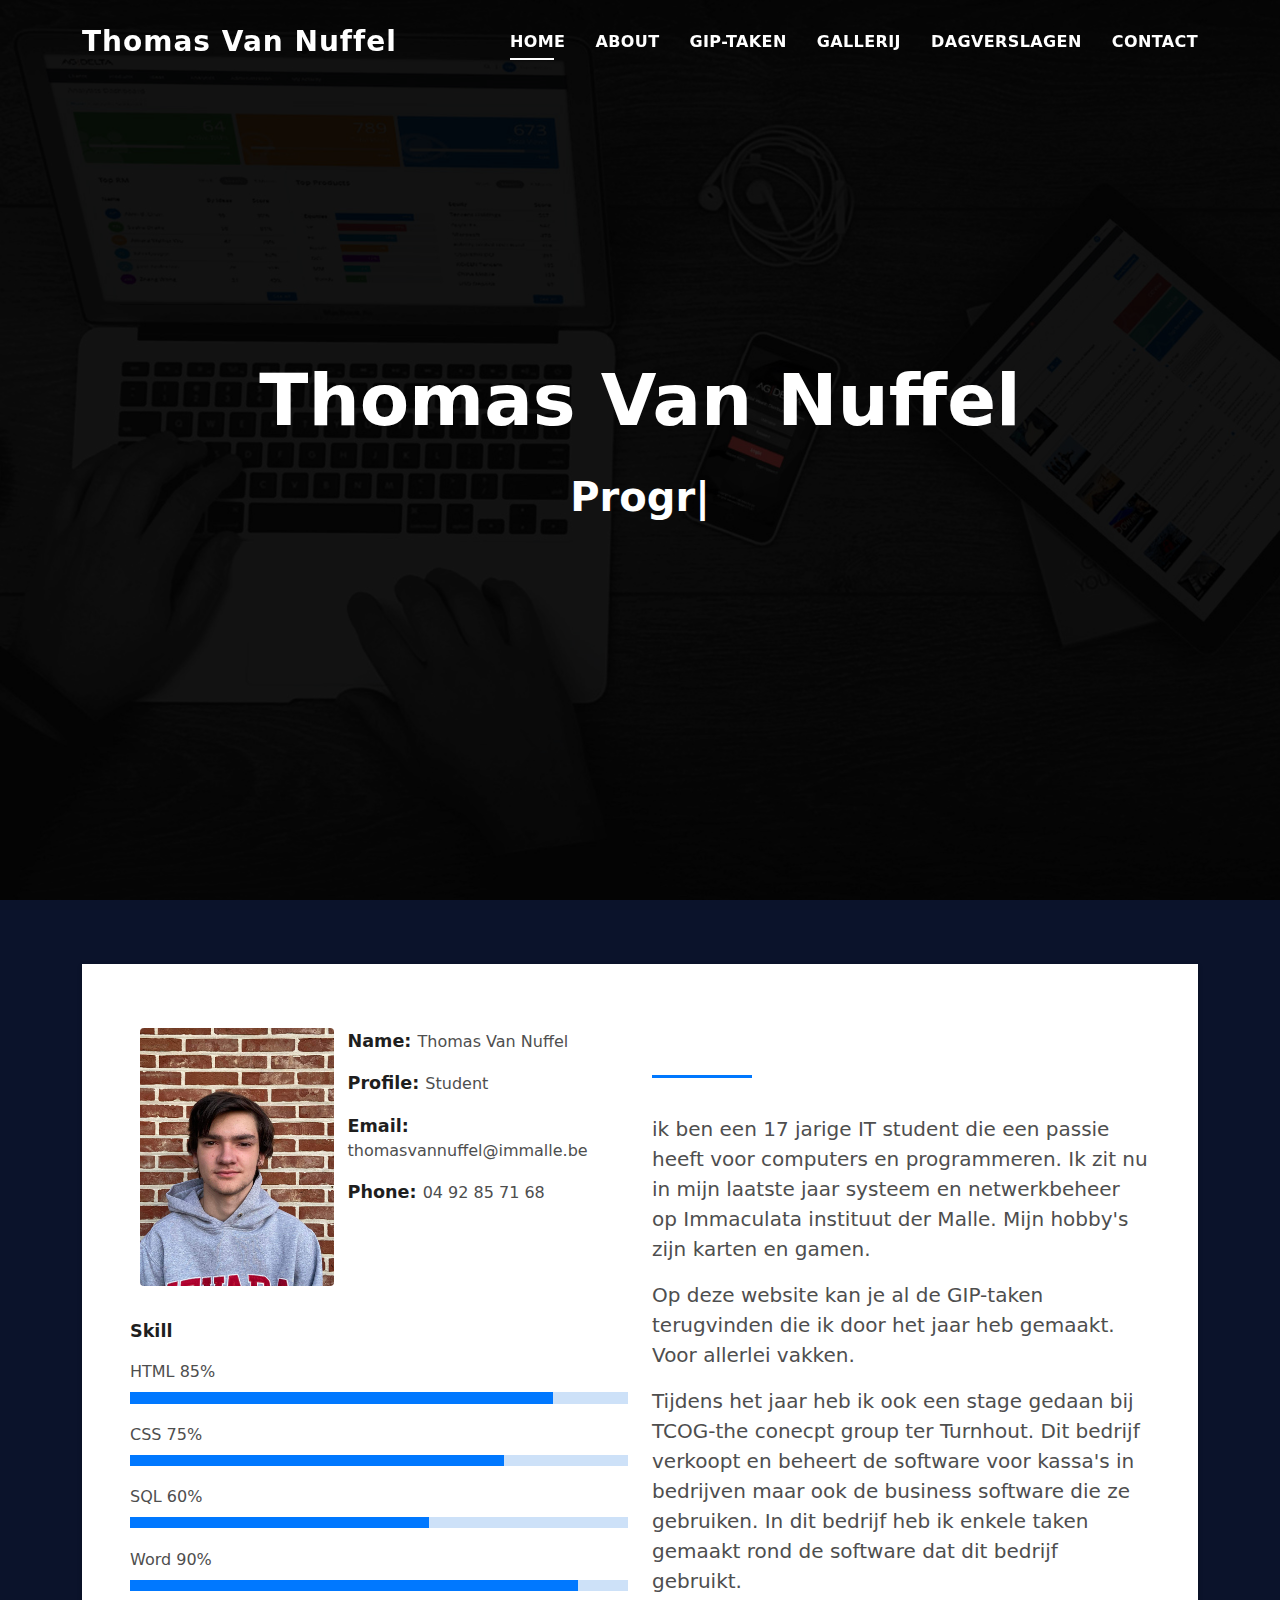
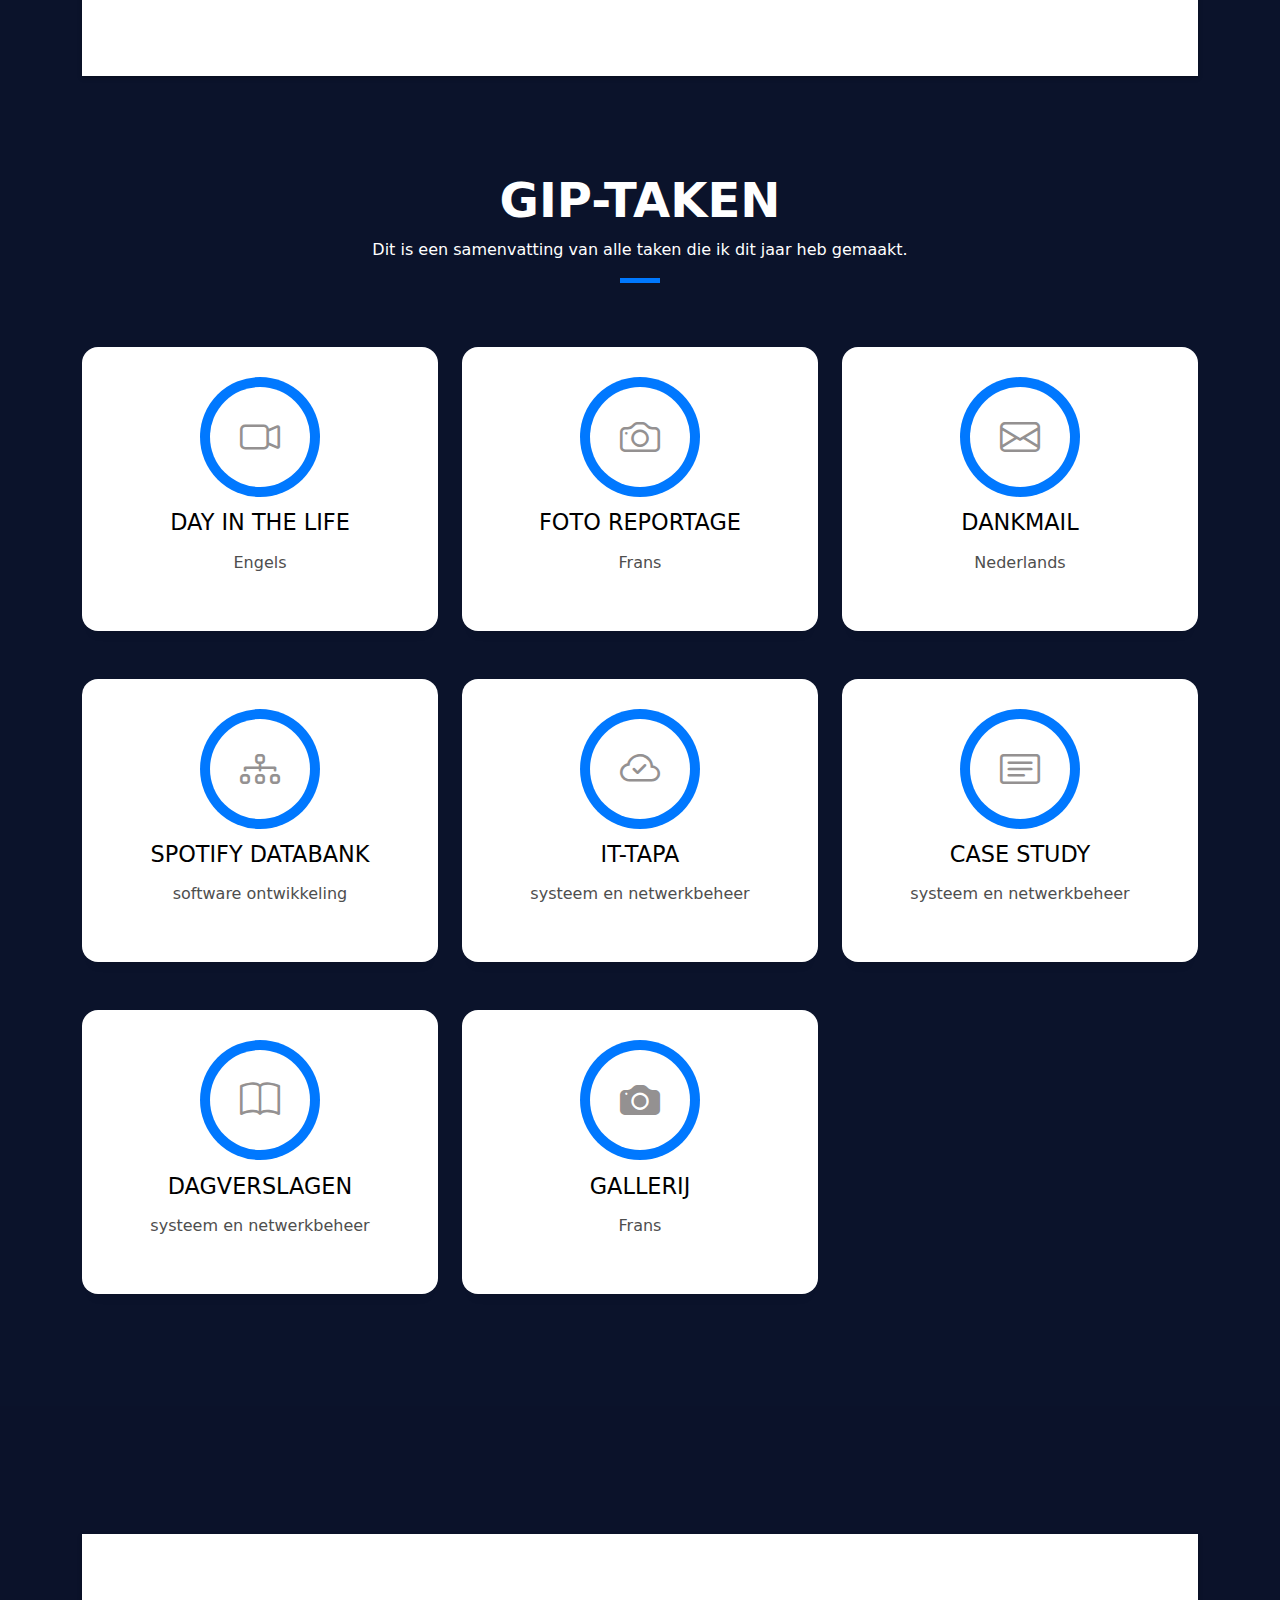
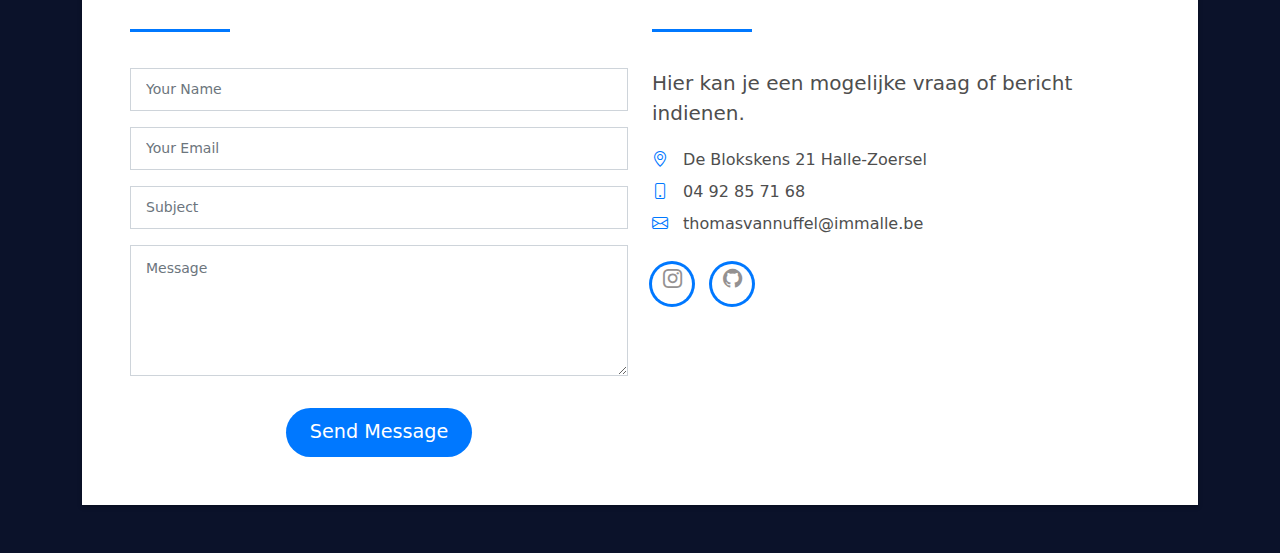
<file: index.html>
<!DOCTYPE html>
<html lang="en">

<head>
  <meta charset="utf-8">
  <meta content="width=device-width, initial-scale=1.0" name="viewport">

  <title>Thomas Van Nuffel</title>
  <meta content="" name="description">
  <meta content="" name="keywords">

  <!-- Favicons -->
  <link href="assets/img/favicon.png" rel="icon">
  <link href="assets/img/apple-touch-icon.png" rel="apple-touch-icon">

  <!-- Vendor CSS Files -->
  <link href="assets/vendor/bootstrap/css/bootstrap.min.css" rel="stylesheet">
  <link href="assets/vendor/bootstrap-icons/bootstrap-icons.css" rel="stylesheet">
  <link href="assets/vendor/glightbox/css/glightbox.min.css" rel="stylesheet">
  <link href="assets/vendor/swiper/swiper-bundle.min.css" rel="stylesheet">

  <!-- Template Main CSS File -->
  <link href="assets/css/style.css" rel="stylesheet">

  <!-- =======================================================
  * Template Name: DevFolio - v4.7.1
  * Template URL: https://bootstrapmade.com/devfolio-bootstrap-portfolio-html-template/
  * Author: BootstrapMade.com
  * License: https://bootstrapmade.com/license/
  ======================================================== -->
</head>

<body>
  
  
  <!-- ======= Header ======= -->
  <header id="header" class="fixed-top">
    <div class="container d-flex align-items-center justify-content-between">

      <h1 class="logo"><a href="index.html">Thomas Van Nuffel</a></h1>
      <!-- Uncomment below if you prefer to use an image logo -->
      <!-- <a href="index.html" class="logo"><img src="assets/img/logo.png" alt="" class="img-fluid"></a>-->

      <nav id="navbar" class="navbar">
        <ul>
          <li><a class="nav-link scrollto active" href="#hero">Home</a></li>
          <li><a class="nav-link scrollto" href="#about">About</a></li>
          <li><a class="nav-link scrollto" href="#services">GIP-Taken</a></li>
          <li><a class="nav-link scrollto " href="gallery.html">Gallerij</a></li>
          <li><a class="nav-link scrollto" href="Dagverslagen.html">Dagverslagen</a></li>
          <li><a class="nav-link scrollto" href="#contact">Contact</a></li>
        </ul>
        <i class="bi bi-list mobile-nav-toggle"></i>
      </nav><!-- .navbar -->

    </div>
  </header><!-- End Header -->

  <!-- ======= Hero Section ======= -->
  <div id="hero" class="hero route bg-image" style="background-image: url(assets/img/website-parallax-background-C.jpg)">
    <div class="overlay-itro"></div>
    <div class="hero-content display-table">
      <div class="table-cell">
        <div class="container">
          <!--<p class="display-6 color-d">Hello, world!</p>-->
          <h1 class="hero-title mb-4">Thomas Van Nuffel</h1>
          <p class="hero-subtitle"><span class="typed" data-typed-items="Programmer, Gamer, Student"></span></p>
          <!-- <p class="pt-3"><a class="btn btn-primary btn js-scroll px-4" href="#about" role="button">Learn More</a></p> -->
        </div>
      </div>
    </div>
  </div><!-- End Hero Section -->

     

  <main id="main">

    <!-- ======= About Section ======= -->
    <section id="about" class="about-mf sect-pt4 route">
      <div class="container">
        <div class="row">
          <div class="col-sm-12">
            <div class="box-shadow-full">
              <div class="row">
                <div class="col-md-6">
                  <div class="row">
                    <div class="col-sm-6 col-md-5">
                      <div class="about-img">
                        <img src="assets/img/received_2115869658572408.jpeg" class="img-fluid rounded b-shadow-a" alt="">
                      </div>
                    </div>
                    <div class="col-sm-6 col-md-7">
                      <div class="about-info">
                        <p><span class="title-s">Name: </span> <span>Thomas Van Nuffel</span></p>
                        <p><span class="title-s">Profile: </span> <span>Student</span></p>
                        <p><span class="title-s">Email: </span> <span>thomasvannuffel@immalle.be</span></p>
                        <p><span class="title-s">Phone: </span> <span>04 92 85 71 68</span></p>
                      </div>
                    </div>
                  </div>
                  <div class="skill-mf">
                    <p class="title-s">Skill</p>
                    <span>HTML</span> <span class="pull-right">85%</span>
                    <div class="progress">
                      <div class="progress-bar" role="progressbar" style="width: 85%;" aria-valuenow="85" aria-valuemin="0" aria-valuemax="100"></div>
                    </div>
                    <span>CSS</span> <span class="pull-right">75%</span>
                    <div class="progress">
                      <div class="progress-bar" role="progressbar" style="width: 75%" aria-valuenow="75" aria-valuemin="0" aria-valuemax="100"></div>
                    </div>
                    <span>SQL</span> <span class="pull-right">60%</span>
                    <div class="progress">
                      <div class="progress-bar" role="progressbar" style="width: 60%" aria-valuenow="90" aria-valuemin="0" aria-valuemax="100"></div>
                    </div>
                    <span>Word</span> <span class="pull-right">90%</span>
                    <div class="progress">
                      <div class="progress-bar" role="progressbar" style="width: 90%" aria-valuenow="90" aria-valuemin="0" aria-valuemax="100"></div>
                    </div>
                  </div>
                </div>
                <div class="col-md-6">
                  <div class="about-me pt-4 pt-md-0">
                    <div class="title-box-2">
                      <h5 class="title-left">
                        About me
                      </h5>
                    </div>
                    <p class="lead">
                        ik ben een 17 jarige IT student die een passie heeft voor computers en programmeren. 
                        Ik zit nu in mijn laatste jaar systeem en netwerkbeheer op Immaculata instituut der Malle.
                        Mijn hobby's zijn karten en gamen.
                    </p>
                    <p class="lead">
                        Op deze website kan je al de GIP-taken terugvinden die ik door het jaar heb gemaakt. 
                        Voor allerlei vakken.
                    </p>
                    <p class="lead">
                        Tijdens het jaar heb ik ook een stage gedaan bij TCOG-the conecpt group ter Turnhout.
                        Dit bedrijf verkoopt en beheert de software voor kassa's in bedrijven maar ook de business software die ze gebruiken.
                        In dit bedrijf heb ik enkele taken gemaakt rond de software dat dit bedrijf gebruikt.
                    </p>
                  </div>
                </div>
              </div>
            </div>
          </div>
        </div>
      </div>
    </section><!-- End About Section -->


    <!-- ======= Services Section ======= -->
    <section id="services" class="services-mf pt-5 route">
      <div class="container">
        <div class="row">
          <div class="col-sm-12">
            <div class="title-box text-center">
              <h3 class="title-a">
                GIP-Taken
              </h3>
              <p class="subtitle-a">
                Dit is een samenvatting van alle taken die ik dit jaar heb gemaakt.
              </p>
              <div class="line-mf"></div>
            </div>
          </div>
        </div>
        <div class="row">
          <div class="col-md-4">
            <!--<a href="portfolio-details.html"> <span class="bi bi-plus-circle"></span></a>--> 
            <div class="service-box">
              <div class="service-ico">
                <a href="Engels.html"><span class="ico-circle"><i class="bi-camera-video"></i></span></a>
              </div>
              <div class="service-content">
                <h2 class="s-title">Day in the life</h2>
                <p class="s-description text-center">
                  Engels
                </p>
              </div>
            </div>
          </div>
          <div class="col-md-4">
            <div class="service-box">
              <div class="service-ico">
                <a href="Foto-reportage.html"><span class="ico-circle"><i class="bi-camera"></i></span></a>
              </div>
              <div class="service-content">
                <h2 class="s-title">Foto Reportage</h2>
                <p class="s-description text-center">
                  Frans
                </p>
              </div>
            </div>
          </div>
          <div class="col-md-4">
            <div class="service-box">
              <div class="service-ico">
                <a href="Nederlands.html"><span class="ico-circle"><i class="bi-envelope"></i></span></a>
              </div>
              <div class="service-content">
                <h2 class="s-title">Dankmail</h2>
                <p class="s-description text-center">
                    Nederlands
                </p>
              </div>
            </div>
          </div>
          <div class="col-md-4">
            <div class="service-box">
              <div class="service-ico">
                <a href="Spotify.html"><span class="ico-circle"><i class="bi-diagram-3"></i></span></a>
              </div>
              <div class="service-content">
                <h2 class="s-title">Spotify databank</h2>
                <p class="s-description text-center">
                  software ontwikkeling
                </p>
              </div>
            </div>
          </div>
          <div class="col-md-4">
            <div class="service-box">
              <div class="service-ico">
                <a href="IT-tapa.html"><span class="ico-circle"><i class="bi-cloud-check"></i></span></a>
              </div>
              <div class="service-content">
                <h2 class="s-title">IT-Tapa</h2>
                <p class="s-description text-center">
                  systeem en netwerkbeheer
                </p>
              </div>
            </div>
          </div>
          <div class="col-md-4">
            <div class="service-box">
              <div class="service-ico">
                <a href="Case study.html"><span class="ico-circle"><i class="bi-card-text"></i></span></a>
              </div>
              <div class="service-content">
                <h2 class="s-title">Case study</h2>
                <p class="s-description text-center">
                  systeem en netwerkbeheer
                </p>
              </div>
            </div>
          </div>
          <div class="col-md-4">
            <div class="service-box">
              <div class="service-ico">
                <a href="Dagverslagen.html"><span class="ico-circle"><i class="bi bi-book"></i></span></a>
              </div>
              <div class="service-content">
                <h2 class="s-title">Dagverslagen</h2>
                <p class="s-description text-center">
                  systeem en netwerkbeheer
                </p>
              </div>
            </div>
          </div>
          <div class="col-md-4">
            <div class="service-box">
              <div class="service-ico">
                <a href="gallery.html"><span class="ico-circle"><i class="bi bi-camera-fill"></i></span></a>
              </div>
              <div class="service-content">
                <h2 class="s-title">Gallerij</h2>
                <p class="s-description text-center">
                  Frans
                </p>
              </div>
            </div>
          </div>
        </div>
      </div>
    </section><!-- End Services Section -->



    <!--======= Portfolio Section ======= 
    <section id="work" class="portfolio-mf sect-pt4 route">
      <div class="container">
        <div class="row">
          <div class="col-sm-12">
            <div class="title-box text-center">
              <h3 class="title-a">
                Dagverslagen
              </h3>
              <p class="subtitle-a">
                Al de dagverslagen van de stage week.
              </p>
              <div class="line-mf"></div>
            </div>
          </div>
        </div>
        <div class="row">
          <div class="col-md-4">
            <div class="work-box">
              <a href="Dagverslagen.html">
                <div class="work-img">
                  <img src="assets/img/work-1.jpg" alt="" class="img-fluid">
                </div>
              </a>
              <div class="work-content">
                <div class="row">
                  <div class="col-sm-8">
                    <h2 class="w-title">Lorem impsum dolor</h2>
                    <div class="w-more">
                      <span class="w-ctegory">Dag Verslag 1</span>
                    </div>
                  </div>
                  <div class="col-sm-4">
                  </div>
                </div>
              </div>
            </div>
          </div>
          <div class="col-md-4">
            <div class="work-box">
              <a href="assets/img/work-2.jpg" data-gallery="portfolioGallery" class="portfolio-lightbox">
                <div class="work-img">
                  <img src="assets/img/work-2.jpg" alt="" class="img-fluid">
                </div>
              </a>
              <div class="work-content">
                <div class="row">
                  <div class="col-sm-8">
                    <h2 class="w-title">Loreda Cuno Nere</h2>
                    <div class="w-more">
                      <span class="w-ctegory">Web Design</span> / <span class="w-date">18 Sep. 2018</span>
                    </div>
                  </div>
                  <div class="col-sm-4">
                    <div class="w-like">
                      <a href="portfolio-details.html"> <span class="bi bi-plus-circle"></span></a>
                    </div>
                  </div>
                </div>
              </div>
            </div>
          </div>
          <div class="col-md-4">
            <div class="work-box">
              <a href="assets/img/work-3.jpg" data-gallery="portfolioGallery" class="portfolio-lightbox">
                <div class="work-img">
                  <img src="assets/img/work-3.jpg" alt="" class="img-fluid">
                </div>
              </a>
              <div class="work-content">
                <div class="row">
                  <div class="col-sm-8">
                    <h2 class="w-title">Mavrito Lana Dere</h2>
                    <div class="w-more">
                      <span class="w-ctegory">Web Design</span> / <span class="w-date">18 Sep. 2018</span>
                    </div>
                  </div>
                  <div class="col-sm-4">
                    <div class="w-like">
                      <a href="portfolio-details.html"> <span class="bi bi-plus-circle"></span></a>
                    </div>
                  </div>
                </div>
              </div>
            </div>
          </div>
          <div class="col-md-4-exception">
            <div class="work-box-exception">
              <a href="assets/img/work-4.jpg" data-gallery="portfolioGallery" class="portfolio-lightbox">
                <div class="work-img">
                  <img src="assets/img/work-4.jpg" alt="" class="img-fluid">
                </div>
              </a>
              <div class="work-content-exception">
                <div class="row">
                  <div class="col-sm-8">
                    <h2 class="w-title">Bindo Laro Cado</h2>
                    <div class="w-more">
                      <span class="w-ctegory">Web Design</span> / <span class="w-date">18 Sep. 2018</span>
                    </div>
                  </div>
                  <div class="col-sm-4">
                    <div class="w-like">
                      <a href="portfolio-details.html"> <span class="bi bi-plus-circle"></span></a>
                    </div>
                  </div>
                </div>
              </div>
            </div>
          </div>
          <div class="col-md-4-exception">
            <div class="work-box-exception">
              <a href="assets/img/work-5.jpg" data-gallery="portfolioGallery" class="portfolio-lightbox">
                <div class="work-img">
                  <img src="assets/img/work-5.jpg" alt="" class="img-fluid">
                </div>
              </a>
              <div class="work-content-exception">
                <div class="row">
                  <div class="col-sm-8">
                    <h2 class="w-title">Studio Lena Mado</h2>
                    <div class="w-more">
                      <span class="w-ctegory">Web Design</span> / <span class="w-date">18 Sep. 2018</span>
                    </div>
                  </div>
                  <div class="col-sm-4">
                    <div class="w-like">
                      <a href="portfolio-details.html"> <span class="bi bi-plus-circle"></span></a>
                    </div>
                  </div>
                </div>
              </div>
            </div>
          </div>
          
          <div class="col-md-4">
            <div class="work-box">
              <a href="assets/img/work-6.jpg" data-gallery="portfolioGallery" class="portfolio-lightbox">
                <div class="work-img">
                  <img src="assets/img/work-6.jpg" alt="" class="img-fluid">
                </div>
              </a>
              <div class="work-content">
                <div class="row">
                  <div class="col-sm-8">
                    <h2 class="w-title">Studio Big Bang</h2>
                    <div class="w-more">
                      <span class="w-ctegory">Web Design</span> / <span class="w-date">18 Sep. 2017</span>
                    </div>
                  </div>
                  <div class="col-sm-4">
                    <div class="w-like">
                      <a href="portfolio-details.html"> <span class="bi bi-plus-circle"></span></a>
                    </div>
                  </div>
                </div>
              </div>
            </div>
          </div>
          
             
        </div>
      </div>
    </section> End Portfolio Section -->

    
              </div>
              <div class="swiper-pagination"></div>
            </div>

            <!-- <div id="testimonial-mf" class="owl-carousel owl-theme">
          
        </div> -->
          </div>
        </div>
      </div>
    </div><!-- End Testimonials Section -->

    <!-- ======= Blog Section =======
    <section id="blog" class="blog-mf sect-pt4 route">
      <div class="container">
        <div class="row">
          <div class="col-sm-12">
            <div class="title-box text-center">
              <h3 class="title-a">
                Blog
              </h3>
              <p class="subtitle-a">
                Lorem ipsum, dolor sit amet consectetur adipisicing elit.
              </p>
              <div class="line-mf"></div>
            </div>
          </div>
        </div>
        <div class="row">
          <div class="col-md-4">
            <div class="card card-blog">
              <div class="card-img">
                <a href="blog-single.html"><img src="assets/img/post-1.jpg" alt="" class="img-fluid"></a>
              </div>
              <div class="card-body">
                <div class="card-category-box">
                  <div class="card-category">
                    <h6 class="category">Travel</h6>
                  </div>
                </div>
                <h3 class="card-title"><a href="blog-single.html">See more ideas about Travel</a></h3>
                <p class="card-description">
                  Proin eget tortor risus. Pellentesque in ipsum id orci porta dapibus. Praesent sapien massa, convallis
                  a pellentesque nec,
                  egestas non nisi.
                </p>
              </div>
              <div class="card-footer">
                <div class="post-author">
                  <a href="#">
                    <img src="assets/img/testimonial-2.jpg" alt="" class="avatar rounded-circle">
                    <span class="author">Morgan Freeman</span>
                  </a>
                </div>
                <div class="post-date">
                  <span class="bi bi-clock"></span> 10 min
                </div>
              </div>
            </div>
          </div>
          <div class="col-md-4">
            <div class="card card-blog">
              <div class="card-img">
                <a href="blog-single.html"><img src="assets/img/post-2.jpg" alt="" class="img-fluid"></a>
              </div>
              <div class="card-body">
                <div class="card-category-box">
                  <div class="card-category">
                    <h6 class="category">Web Design</h6>
                  </div>
                </div>
                <h3 class="card-title"><a href="blog-single.html">See more ideas about Travel</a></h3>
                <p class="card-description">
                  Proin eget tortor risus. Pellentesque in ipsum id orci porta dapibus. Praesent sapien massa, convallis
                  a pellentesque nec,
                  egestas non nisi.
                </p>
              </div>
              <div class="card-footer">
                <div class="post-author">
                  <a href="#">
                    <img src="assets/img/testimonial-2.jpg" alt="" class="avatar rounded-circle">
                    <span class="author">Morgan Freeman</span>
                  </a>
                </div>
                <div class="post-date">
                  <span class="bi bi-clock"></span> 10 min
                </div>
              </div>
            </div>
          </div>
          <div class="col-md-4">
            <div class="card card-blog">
              <div class="card-img">
                <a href="blog-single.html"><img src="assets/img/post-3.jpg" alt="" class="img-fluid"></a>
              </div>
              <div class="card-body">
                <div class="card-category-box">
                  <div class="card-category">
                    <h6 class="category">Web Design</h6>
                  </div>
                </div>
                <h3 class="card-title"><a href="blog-single.html">See more ideas about Travel</a></h3>
                <p class="card-description">
                  Proin eget tortor risus. Pellentesque in ipsum id orci porta dapibus. Praesent sapien massa, convallis
                  a pellentesque nec,
                  egestas non nisi.
                </p>
              </div>
              <div class="card-footer">
                <div class="post-author">
                  <a href="#">
                    <img src="assets/img/testimonial-2.jpg" alt="" class="avatar rounded-circle">
                    <span class="author">Morgan Freeman</span>
                  </a>
                </div>
                <div class="post-date">
                  <span class="bi bi-clock"></span> 10 min
                </div>
              </div>
            </div>
          </div>
        </div>
      </div>
    </section> End Blog Section --> 

    <!-- ======= Contact Section ======= -->
    <section id="contact" class="paralax-mf footer-paralax bg-image sect-mt4 route" style="background-image: url(assets/img/website-parallax-background-C.jpg)">
      <div class="overlay-mf"></div>
      <div class="container">
        <div class="row">
          <div class="col-sm-12">
            <div class="contact-mf">
              <div id="contact" class="box-shadow-full">
                <div class="row">
                  <div class="col-md-6">
                    <div class="title-box-2">
                      <h5 class="title-left">
                        Send Message Us
                      </h5>
                    </div>
                    <div>
                      <form action="forms/contact.php" method="post" role="form" class="php-email-form">
                        <div class="row">
                          <div class="col-md-12 mb-3">
                            <div class="form-group">
                              <input type="text" name="name" class="form-control" id="name" placeholder="Your Name" required>
                            </div>
                          </div>
                          <div class="col-md-12 mb-3">
                            <div class="form-group">
                              <input type="email" class="form-control" name="email" id="email" placeholder="Your Email" required>
                            </div>
                          </div>
                          <div class="col-md-12 mb-3">
                            <div class="form-group">
                              <input type="text" class="form-control" name="subject" id="subject" placeholder="Subject" required>
                            </div>
                          </div>
                          <div class="col-md-12">
                            <div class="form-group">
                              <textarea class="form-control" name="message" rows="5" placeholder="Message" required></textarea>
                            </div>
                          </div>
                          <div class="col-md-12 text-center my-3">
                            <div class="loading">Loading</div>
                            <div class="error-message"></div>
                            <div class="sent-message">Your message has been sent. Thank you!</div>
                          </div>
                          <div class="col-md-12 text-center">
                            <button type="submit" class="button button-a button-big button-rouded">Send Message</button>
                          </div>
                        </div>
                      </form>
                    </div>
                  </div>
                  <div class="col-md-6">
                    <div class="title-box-2 pt-4 pt-md-0">
                      <h5 class="title-left">
                        Get in Touch
                      </h5>
                    </div>
                    <div class="more-info">
                      <p class="lead">
                        Hier kan je een mogelijke vraag of bericht indienen.
                      </p>
                      <ul class="list-ico">
                        <li><span class="bi bi-geo-alt"></span> De Blokskens 21 Halle-Zoersel</li>
                        <li><span class="bi bi-phone"></span> 04 92 85 71 68</li>
                        <li><span class="bi bi-envelope"></span> thomasvannuffel@immalle.be</li>
                      </ul>
                    </div>
                    <div class="socials">
                      <ul>
                        <li><a href="https://www.instagram.com/thomasvn23/"><span class="ico-circle"><i class="bi bi-instagram"></i></span></a></li>
                        <li><a href="https://github.com/ThomasVN-immalle"><span class="ico-circle"><i class="bi-github"></i></span></a></li>
                      </ul>
                    </div>
                  </div>
                </div>
              </div>
            </div>
          </div>
        </div>
      </div>
    </section><!-- End Contact Section -->

  </main><!-- End #main -->

  <!-- ======= Footer ======= 
  <footer>
    <div class="container">
      <div class="row">
        <div class="col-sm-12">
          <div class="copyright-box">
            <p class="copyright">&copy; Copyright <strong>DevFolio</strong>. All Rights Reserved</p>
            <div class="credits">
              
              All the links in the footer should remain intact.
              You can delete the links only if you purchased the pro version.
              Licensing information: https://bootstrapmade.com/license/
              Purchase the pro version with working PHP/AJAX contact form: https://bootstrapmade.com/buy/?theme=DevFolio
            
              Designed by <a href="https://bootstrapmade.com/">BootstrapMade</a>
            </div>
          </div>
        </div>
      </div>
    </div>
  </footer> End  Footer -->

  <div id="preloader"></div>
  <a href="#" class="back-to-top d-flex align-items-center justify-content-center"><i class="bi bi-arrow-up-short"></i></a>

  <!-- Vendor JS Files -->
  <script src="assets/vendor/purecounter/purecounter.js"></script>
  <script src="assets/vendor/bootstrap/js/bootstrap.bundle.min.js"></script>
  <script src="assets/vendor/glightbox/js/glightbox.min.js"></script>
  <script src="assets/vendor/swiper/swiper-bundle.min.js"></script>
  <script src="assets/vendor/typed.js/typed.min.js"></script>
  <script src="assets/vendor/php-email-form/validate.js"></script>

  <!-- Template Main JS File -->
  <script src="assets/js/main.js"></script>

</body>

</html>
</file>
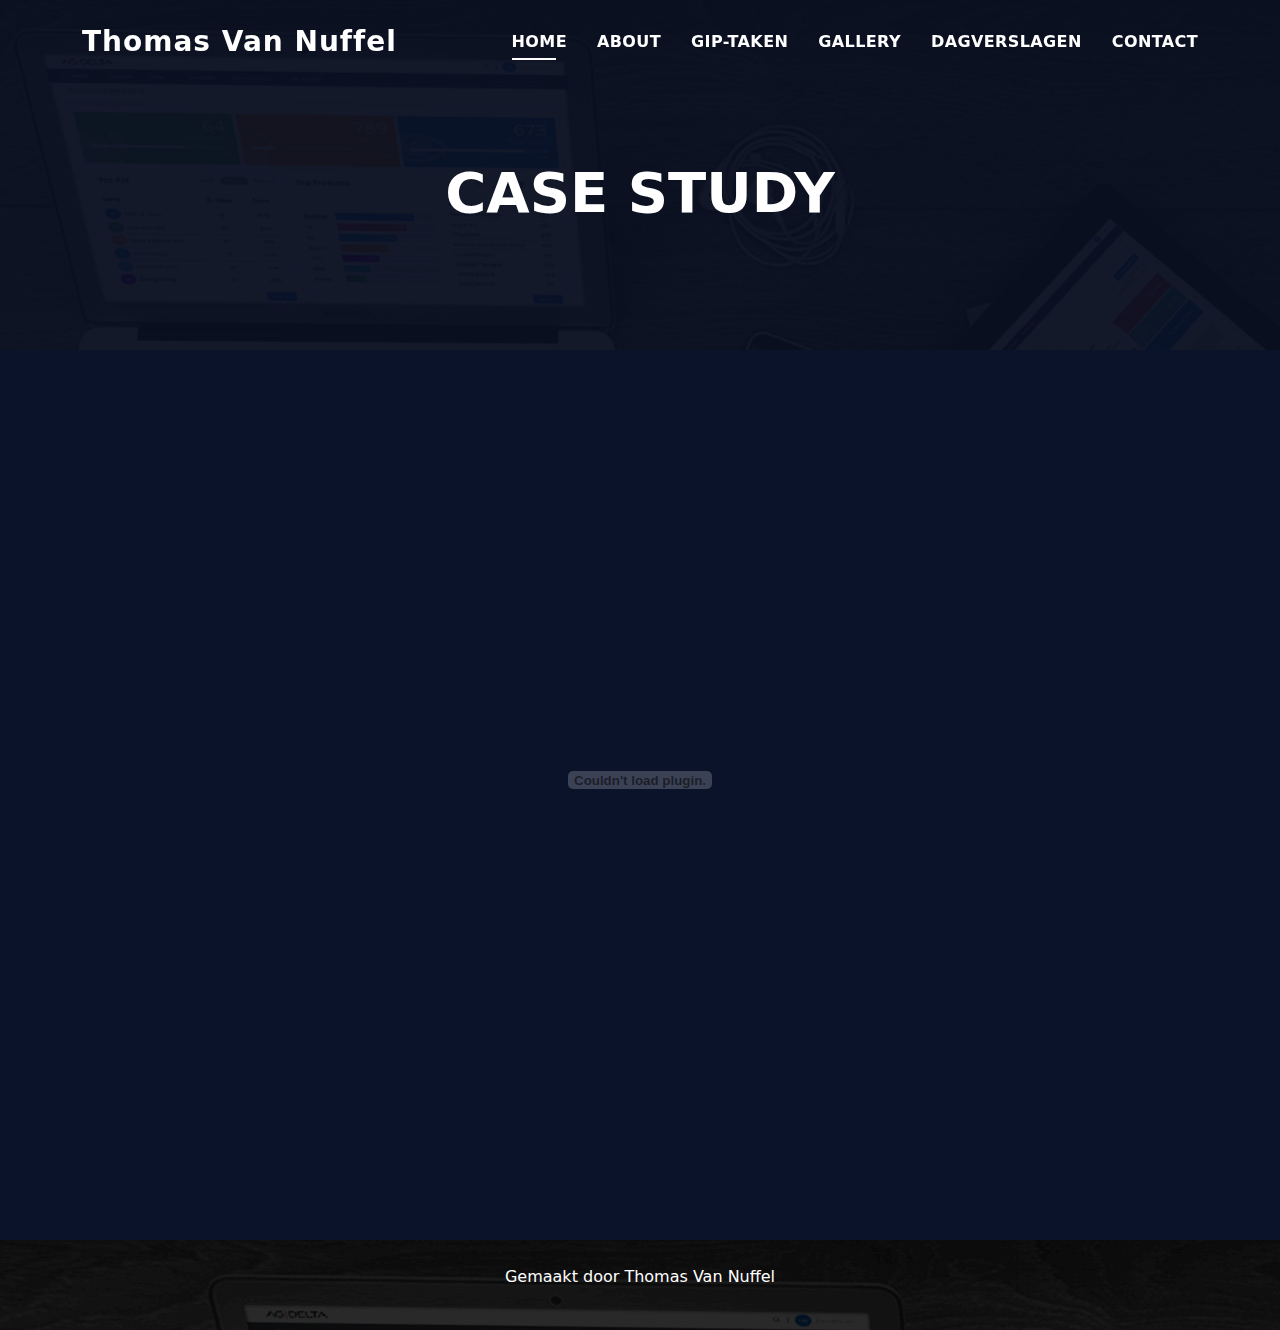
<file: Case study.html>
<!DOCTYPE html>
<html lang="en">

<head>
  <meta charset="utf-8">
  <meta content="width=device-width, initial-scale=1.0" name="viewport">

  <title>Thomas Van Nuffel</title>
  <meta content="" name="description">
  <meta content="" name="keywords">

  <!-- Favicons -->
  <link href="assets/img/favicon.png" rel="icon">
  <link href="assets/img/apple-touch-icon.png" rel="apple-touch-icon">

  <!-- Vendor CSS Files -->
  <link href="assets/vendor/bootstrap/css/bootstrap.min.css" rel="stylesheet">
  <link href="assets/vendor/bootstrap-icons/bootstrap-icons.css" rel="stylesheet">
  <link href="assets/vendor/glightbox/css/glightbox.min.css" rel="stylesheet">
  <link href="assets/vendor/swiper/swiper-bundle.min.css" rel="stylesheet">

  <!-- Template Main CSS File -->
  <link href="assets/css/style.css" rel="stylesheet">

  <!-- =======================================================
  * Template Name: DevFolio - v4.7.1
  * Template URL: https://bootstrapmade.com/devfolio-bootstrap-portfolio-html-template/
  * Author: BootstrapMade.com
  * License: https://bootstrapmade.com/license/
  ======================================================== -->
</head>

<!-- ======= Header ======= -->
<header id="header" class="fixed-top" >
  <div class="container d-flex align-items-center justify-content-between">

    <h1 class="logo"><a href="index.html">Thomas Van Nuffel</a></h1>
    <!-- Uncomment below if you prefer to use an image logo -->
    <!-- <a href="index.html" class="logo"><img src="assets/img/logo.png" alt="" class="img-fluid"></a>-->

    <nav id="navbar" class="navbar">
      <ul>
        <li><a class="nav-link scrollto active" href="index.html">Home</a></li>
        <li><a class="nav-link scrollto" href="index.html#about">About</a></li>
        <li><a class="nav-link scrollto" href="index.html#services">GIP-Taken</a></li>
        <li><a class="nav-link scrollto " href="index.html#work">Gallery</a></li>
        <li><a class="nav-link scrollto" href="Dagverslagen.html">Dagverslagen</a></li>
        <li><a class="nav-link scrollto" href="#contact">Contact</a></li>
      </ul>
      <i class="bi bi-list mobile-nav-toggle"></i>
    </nav><!-- .navbar -->
  </div>
  </header><!-- End Header -->


  <div class="hero hero-single route bg-image" style="background-image: url(assets/img/website-parallax-background-C.jpg)">
    <div class="overlay-mf"></div>
    <div class="hero-content display-table">
      <div class="table-cell">
        <div class="container">
          <h2 class="hero-title mb-4">Case study</h2>
        </div>
      </div>
    </div>
  </div>

  <!--begin tekst pagina-->

  <section id="Frans-details" class="Frans-details" style="margin-bottom: 60px; margin-top: 30px; text-align: center;">
  <div class="Frans-container">
      <div class="Franse Reportage">
      </div>
      <div class="PPtx-embedded" style="height: 800px;">
              <embed name="3D6E54A8ED0E85869275D522FE1B5629" style="height: 100%; width: 70%;"  src="assets/documents/GIP Case Studies V2.pdf" type="application/pdf" internalid="3D6E54A8ED0E85869275D522FE1B5629">
      </div>
  </div>
</section>
<!-- ======= Footer ======= -->
<footer>
  <div class="container" style=""  >
    <div class="row">
      <div class="col-sm-12">
        <div class="copyright-box">
            <p> Gemaakt door Thomas Van Nuffel</p>
        </div>
      </div>
    </div>
  </div>
</footer><!-- End  Footer -->


  <main id="main">
</file>
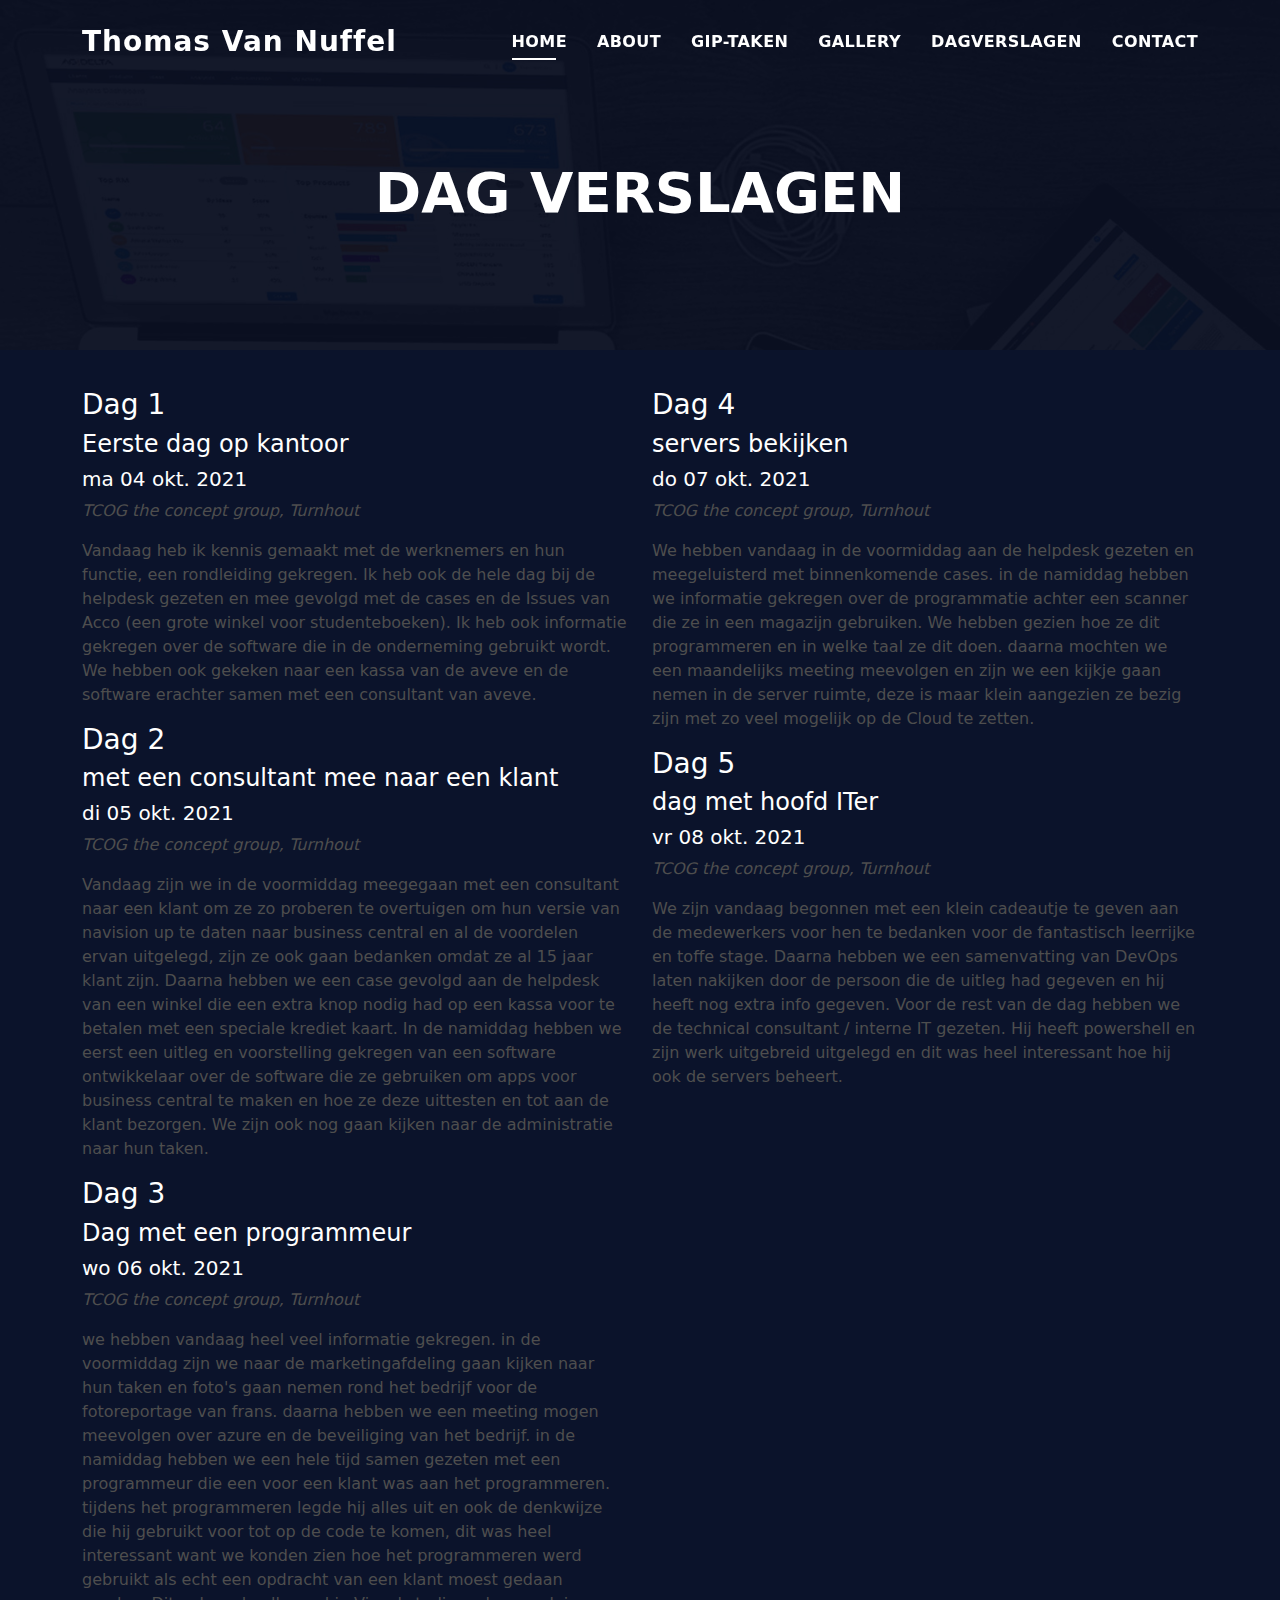
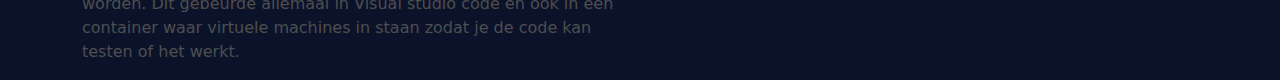
<file: Dagverslagen.html>
<!DOCTYPE html>
<html lang="en">

<head>
  <meta charset="utf-8">
  <meta content="width=device-width, initial-scale=1.0" name="viewport">

  <title>Thomas Van Nuffel</title>
  <meta content="" name="description">
  <meta content="" name="keywords">

  <!-- Favicons -->
  <link href="assets/img/favicon.png" rel="icon">
  <link href="assets/img/apple-touch-icon.png" rel="apple-touch-icon">

  <!-- Vendor CSS Files -->
  <link href="assets/vendor/bootstrap/css/bootstrap.min.css" rel="stylesheet">
  <link href="assets/vendor/bootstrap-icons/bootstrap-icons.css" rel="stylesheet">
  <link href="assets/vendor/glightbox/css/glightbox.min.css" rel="stylesheet">
  <link href="assets/vendor/swiper/swiper-bundle.min.css" rel="stylesheet">

  <!-- Template Main CSS File -->
  <link href="assets/css/style.css" rel="stylesheet">

  <!-- =======================================================
  * Template Name: DevFolio - v4.7.1
  * Template URL: https://bootstrapmade.com/devfolio-bootstrap-portfolio-html-template/
  * Author: BootstrapMade.com
  * License: https://bootstrapmade.com/license/
  ======================================================== -->
</head>

<!-- ======= Header ======= -->
<header id="header" class="fixed-top" >
  <div class="container d-flex align-items-center justify-content-between">

    <h1 class="logo"><a href="index.html">Thomas Van Nuffel</a></h1>
    <!-- Uncomment below if you prefer to use an image logo -->
    <!-- <a href="index.html" class="logo"><img src="assets/img/logo.png" alt="" class="img-fluid"></a>-->

    <nav id="navbar" class="navbar">
      <ul>
        <li><a class="nav-link scrollto active" href="index.html">Home</a></li>
        <li><a class="nav-link scrollto" href="index.html#about">About</a></li>
        <li><a class="nav-link scrollto" href="index.html#services">GIP-Taken</a></li>
        <li><a class="nav-link scrollto " href="index.html#work">Gallery</a></li>
        <li><a class="nav-link scrollto" href="Dagverslagen.html">Dagverslagen</a></li>
        <li><a class="nav-link scrollto" href="#contact">Contact</a></li>
      </ul>
      <i class="bi bi-list mobile-nav-toggle"></i>
    </nav><!-- .navbar -->
  </div>
  </header><!-- End Header -->


  <div class="hero hero-single route bg-image" style="background-image: url(assets/img/website-parallax-background-C.jpg)">
    <div class="overlay-mf"></div>
    <div class="hero-content display-table">
      <div class="table-cell">
        <div class="container">
          <h2 class="hero-title mb-4">Dag Verslagen</h2>
        </div>
      </div>
    </div>
  </div>

<section id="dagverslagen" class="dagverslagen" style="margin-top: 3%;">
    <div class="container">
        <div class="row">
            <div class="col-lg-6">
              <h3 class="dagverslagen-title">Dag 1</h3>
              <div class="dagverslagen-item pb-0">
                <h4>Eerste dag op kantoor</h4>
                <h5>ma 04 okt. 2021</h5>
                <p><em>TCOG the concept group, Turnhout</em></p>
                <p>Vandaag heb ik kennis gemaakt met de werknemers en hun functie, een rondleiding gekregen. Ik heb ook de hele dag bij de helpdesk gezeten en mee gevolgd met de cases en de Issues van Acco (een grote winkel voor studenteboeken). Ik heb ook informatie gekregen over de software die in de onderneming gebruikt wordt. We hebben ook gekeken naar een kassa van de aveve en de software erachter samen met een consultant van aveve.
                </p>
              </div>
    
              <h3 class="dagverslagen-title">Dag 2</h3>
              <div class="dagverslagen-item">
                <h4>met een consultant mee naar een klant</h4>
                <h5>di 05 okt. 2021</h5>
                <p><em>TCOG the concept group, Turnhout</em></p>
                <p>Vandaag zijn we in de voormiddag meegegaan met een consultant naar een klant om ze zo proberen te overtuigen om hun versie van navision up te daten naar business central en al de voordelen ervan uitgelegd, zijn ze ook gaan bedanken omdat ze al 15 jaar klant zijn. Daarna hebben we een case gevolgd aan de helpdesk van een winkel die een extra knop nodig had op een kassa voor te betalen met een speciale krediet kaart. In de namiddag hebben we eerst een uitleg en voorstelling gekregen van een software ontwikkelaar over de software die ze gebruiken om apps voor business central te maken en hoe ze deze uittesten en tot aan de klant bezorgen. We zijn ook nog gaan kijken naar de administratie naar hun taken.
                </p>
              </div>
    
              <h3 class="dagverslagen-title">Dag 3</h3>
              <div class="dagverslagen-item">
                <h4>Dag met een programmeur</h4>
                <h5>wo 06 okt. 2021</h5>
                <p><em>TCOG the concept group, Turnhout</em></p>
                <p>we hebben vandaag heel veel informatie gekregen. in de voormiddag zijn we naar de marketingafdeling gaan kijken naar hun taken en foto's gaan nemen rond het bedrijf voor de fotoreportage van frans. daarna hebben we een meeting mogen meevolgen over azure en de beveiliging van het bedrijf. in de namiddag hebben we een hele tijd samen gezeten met een programmeur die een voor een klant was aan het programmeren. tijdens het programmeren legde hij alles uit en ook de denkwijze die hij gebruikt voor tot op de code te komen, dit was heel interessant want we konden zien hoe het programmeren werd gebruikt als echt een opdracht van een klant moest gedaan worden. Dit gebeurde allemaal in Visual studio code en ook in een container waar virtuele machines in staan zodat je de code kan testen of het werkt.
                </p>
              </div>
            </div>
            <div class="col-lg-6">
              <h3 class="dagverslagen-title">Dag 4</h3>
              <div class="dagverslagen-item">
                <h4>servers bekijken</h4>
                <h5>do 07 okt. 2021</h5>
                <p><em>TCOG the concept group, Turnhout</em></p>
                <p>We hebben vandaag in de voormiddag aan de helpdesk gezeten en meegeluisterd met binnenkomende cases. in de namiddag hebben we informatie gekregen over de programmatie achter een scanner die ze in een magazijn gebruiken. We hebben gezien hoe ze dit programmeren en in welke taal ze dit doen. daarna mochten we een maandelijks meeting meevolgen en zijn we een kijkje gaan nemen in de server ruimte, deze is maar klein aangezien ze bezig zijn met zo veel mogelijk op de Cloud te zetten.
                </p>
              </div>
    
              <h3 class="dagverslagen-title">Dag 5</h3>
              <div class="dagverslagen-item">
                <h4>dag met hoofd ITer</h4>
                <h5>vr 08 okt. 2021</h5>
                <p><em>TCOG the concept group, Turnhout</em></p>
                <p>We zijn vandaag begonnen met een klein cadeautje te geven aan de medewerkers voor hen te bedanken voor de fantastisch leerrijke en toffe stage. Daarna hebben we een samenvatting van DevOps laten nakijken door de persoon die de uitleg had gegeven en hij heeft nog extra info gegeven. Voor de rest van de dag hebben we de technical consultant / interne IT gezeten. Hij heeft powershell en zijn werk uitgebreid uitgelegd en dit was heel interessant hoe hij ook de servers beheert.
                </p>
              </div>
            </div>
          </div>
    
        </div>






<main id="main">
</file>
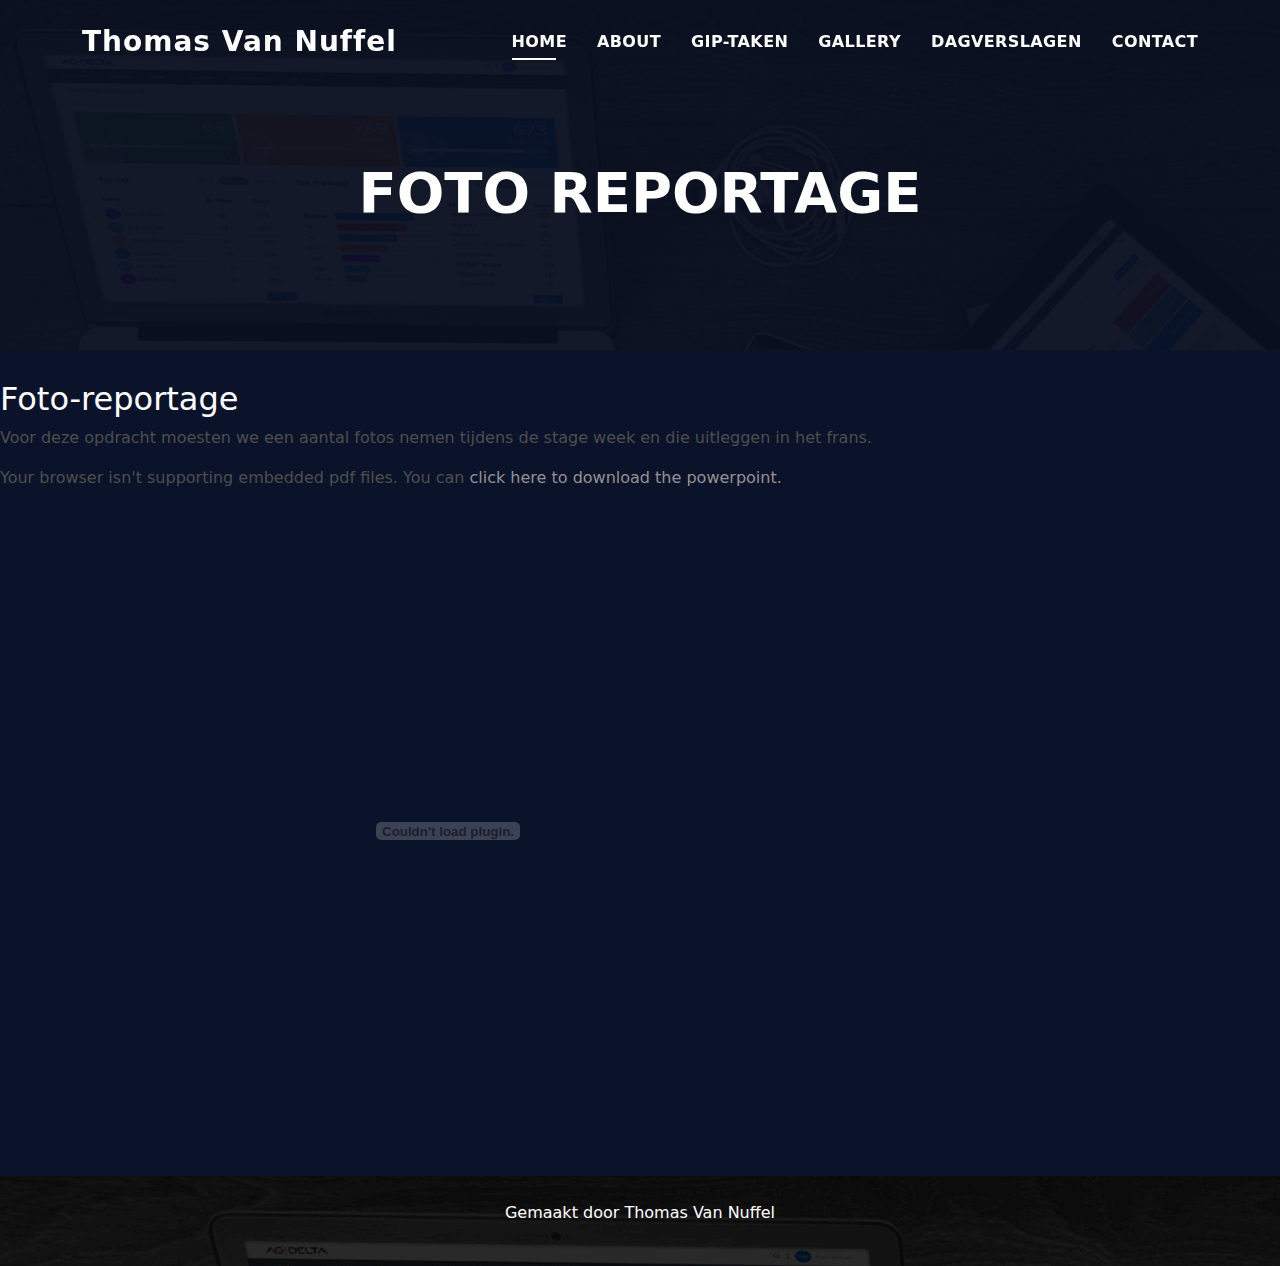
<file: Foto-reportage.html>
<!DOCTYPE html>
<html lang="en">

<head>
  <meta charset="utf-8">
  <meta content="width=device-width, initial-scale=1.0" name="viewport">

  <title>Thomas Van Nuffel</title>
  <meta content="" name="description">
  <meta content="" name="keywords">

  <!-- Favicons -->
  <link href="assets/img/favicon.png" rel="icon">
  <link href="assets/img/apple-touch-icon.png" rel="apple-touch-icon">

  <!-- Vendor CSS Files -->
  <link href="assets/vendor/bootstrap/css/bootstrap.min.css" rel="stylesheet">
  <link href="assets/vendor/bootstrap-icons/bootstrap-icons.css" rel="stylesheet">
  <link href="assets/vendor/glightbox/css/glightbox.min.css" rel="stylesheet">
  <link href="assets/vendor/swiper/swiper-bundle.min.css" rel="stylesheet">

  <!-- Template Main CSS File -->
  <link href="assets/css/style.css" rel="stylesheet">

  <!-- =======================================================
  * Template Name: DevFolio - v4.7.1
  * Template URL: https://bootstrapmade.com/devfolio-bootstrap-portfolio-html-template/
  * Author: BootstrapMade.com
  * License: https://bootstrapmade.com/license/
  ======================================================== -->
</head>

<!-- ======= Header ======= -->
<header id="header" class="fixed-top" >
  <div class="container d-flex align-items-center justify-content-between">

    <h1 class="logo"><a href="index.html">Thomas Van Nuffel</a></h1>
    <!-- Uncomment below if you prefer to use an image logo -->
    <!-- <a href="index.html" class="logo"><img src="assets/img/logo.png" alt="" class="img-fluid"></a>-->

    <nav id="navbar" class="navbar">
      <ul>
        <li><a class="nav-link scrollto active" href="index.html">Home</a></li>
        <li><a class="nav-link scrollto" href="index.html#about">About</a></li>
        <li><a class="nav-link scrollto" href="index.html#services">GIP-Taken</a></li>
        <li><a class="nav-link scrollto " href="index.html#work">Gallery</a></li>
        <li><a class="nav-link scrollto" href="Dagverslagen.html">Dagverslagen</a></li>
        <li><a class="nav-link scrollto" href="#contact">Contact</a></li>
      </ul>
      <i class="bi bi-list mobile-nav-toggle"></i>
    </nav><!-- .navbar -->
  </div>
  </header><!-- End Header -->


  <div class="hero hero-single route bg-image" style="background-image: url(assets/img/website-parallax-background-C.jpg)">
    <div class="overlay-mf"></div>
    <div class="hero-content display-table">
      <div class="table-cell">
        <div class="container">
          <h2 class="hero-title mb-4">Foto Reportage</h2>
        </div>
      </div>
    </div>
  </div>

  <!--begin tekst pagina-->

  <section id="Frans-details" class="Frans-details" style="margin-bottom: 60px; margin-top: 30px;">
  <div class="Frans-container">
      <div class="Franse Reportage">
          <h2>Foto-reportage</h2>
          <p>
              Voor deze opdracht moesten we een aantal fotos nemen tijdens de stage week en die uitleggen in het frans.
          </p>
      </div>
      <div class="PPtx-embedded" style="height: 650px;">
          <p>Your browser isn't supporting embedded pdf files. You can <a class="script-link" href="./assets/documents/Frans GIP thomas.pptx">click here to
              download the powerpoint.</a></p>
              <embed name="3D6E54A8ED0E85869275D522FE1B5629" style="height: 100%; width: 70%;"  src="assets/documents/Frans GIP thomas - kopie.pdf" type="application/pdf" internalid="3D6E54A8ED0E85869275D522FE1B5629">
      </div>
  </div>
</section>
<!-- ======= Footer ======= -->
<footer>
  <div class="container" style=""  >
    <div class="row">
      <div class="col-sm-12">
        <div class="copyright-box">
            <p> Gemaakt door Thomas Van Nuffel</p>
        </div>
      </div>
    </div>
  </div>
</footer><!-- End  Footer -->


  <main id="main">
</file>
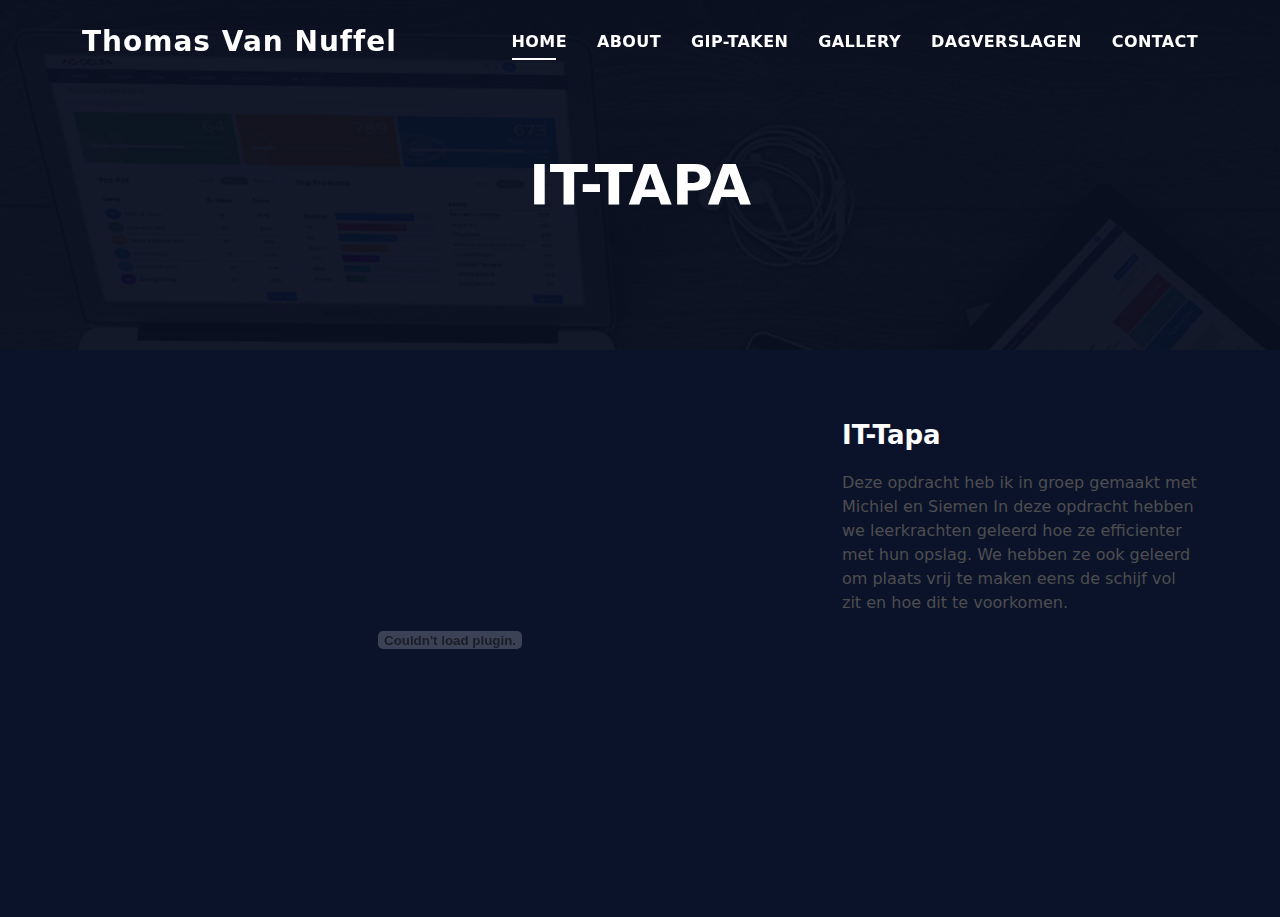
<file: IT-tapa.html>
<!DOCTYPE html>
<html lang="en">

<head>
  <meta charset="utf-8">
  <meta content="width=device-width, initial-scale=1.0" name="viewport">

  <title>Thomas Van Nuffel</title>
  <meta content="" name="description">
  <meta content="" name="keywords">

  <!-- Favicons -->
  <link href="assets/img/favicon.png" rel="icon">
  <link href="assets/img/apple-touch-icon.png" rel="apple-touch-icon">

  <!-- Vendor CSS Files -->
  <link href="assets/vendor/bootstrap/css/bootstrap.min.css" rel="stylesheet">
  <link href="assets/vendor/bootstrap-icons/bootstrap-icons.css" rel="stylesheet">
  <link href="assets/vendor/glightbox/css/glightbox.min.css" rel="stylesheet">
  <link href="assets/vendor/swiper/swiper-bundle.min.css" rel="stylesheet">

  <!-- Template Main CSS File -->
  <link href="assets/css/style.css" rel="stylesheet">

  <!-- =======================================================
  * Template Name: DevFolio - v4.7.1
  * Template URL: https://bootstrapmade.com/devfolio-bootstrap-portfolio-html-template/
  * Author: BootstrapMade.com
  * License: https://bootstrapmade.com/license/
  ======================================================== -->
</head>

<!-- ======= Header ======= -->
<header id="header" class="fixed-top" >
  <div class="container d-flex align-items-center justify-content-between">

    <h1 class="logo"><a href="index.html">Thomas Van Nuffel</a></h1>
    <!-- Uncomment below if you prefer to use an image logo -->
    <!-- <a href="index.html" class="logo"><img src="assets/img/logo.png" alt="" class="img-fluid"></a>-->

    <nav id="navbar" class="navbar">
      <ul>
        <li><a class="nav-link scrollto active" href="index.html">Home</a></li>
        <li><a class="nav-link scrollto" href="index.html#about">About</a></li>
        <li><a class="nav-link scrollto" href="index.html#services">GIP-Taken</a></li>
        <li><a class="nav-link scrollto " href="index.html#work">Gallery</a></li>
        <li><a class="nav-link scrollto" href="Dagverslagen.html">Dagverslagen</a></li>
        <li><a class="nav-link scrollto" href="#contact">Contact</a></li>
      </ul>
      <i class="bi bi-list mobile-nav-toggle"></i>
    </nav><!-- .navbar -->

  </div>
</header><!-- End Header -->

  <div class="hero hero-single route bg-image" style="background-image: url(assets/img/website-parallax-background-C.jpg)">
    <div class="overlay-mf"></div>
    <div class="hero-content display-table">
      <div class="table-cell">
        <div class="container">
          <h2 class="hero-title mb-4">IT-Tapa</h2>
          <ol class="breadcrumb d-flex justify-content-center">

          </ol>
        </div>
      </div>
    </div>
  </div>

  <!--- deel van text-->
  <section id="portfolio-details" class="portfolio-details">
    <div class="container">

      <div class="row gy-4">

        <div class="col-lg-8">
          <div class="portfolio-details-slider swiper">
            <div class="swiper-wrapper align-items-center">

              <div class="swiper-slide">
               <!-- <img src="assets/img/portfolio-details-1.jpg" alt=""> -->
               <embed name="3D6E54A8ED0E85869275D522FE1B5629" style="height: 500px; width: 100%;"  src="assets/documents/IT-Tapa kopie.pdf" type="application/pdf" internalid="3D6E54A8ED0E85869275D522FE1B5629">
              </div>
            </div>
            <div class="swiper-pagination"></div>
          </div>
        </div>

        <div class="col-lg-4">
          <div class="portfolio-description">
            <h2>IT-Tapa</h2>
            <p>
              Deze opdracht heb ik in groep gemaakt met Michiel en Siemen  
              In deze opdracht hebben we leerkrachten geleerd hoe ze efficienter met hun opslag. We hebben ze ook geleerd om plaats vrij te maken eens de schijf vol zit en hoe dit te voorkomen.
            </p>
          </div>
        </div>
            <!--even opzoeken hoe je een embedded word document erinsteekt en ook effe nog NAV refreshe van main site-->
        </div>
      </div>
    </div>
  </section><!-- End Portfolio Details Section -->
  
  <main id="main">
</file>
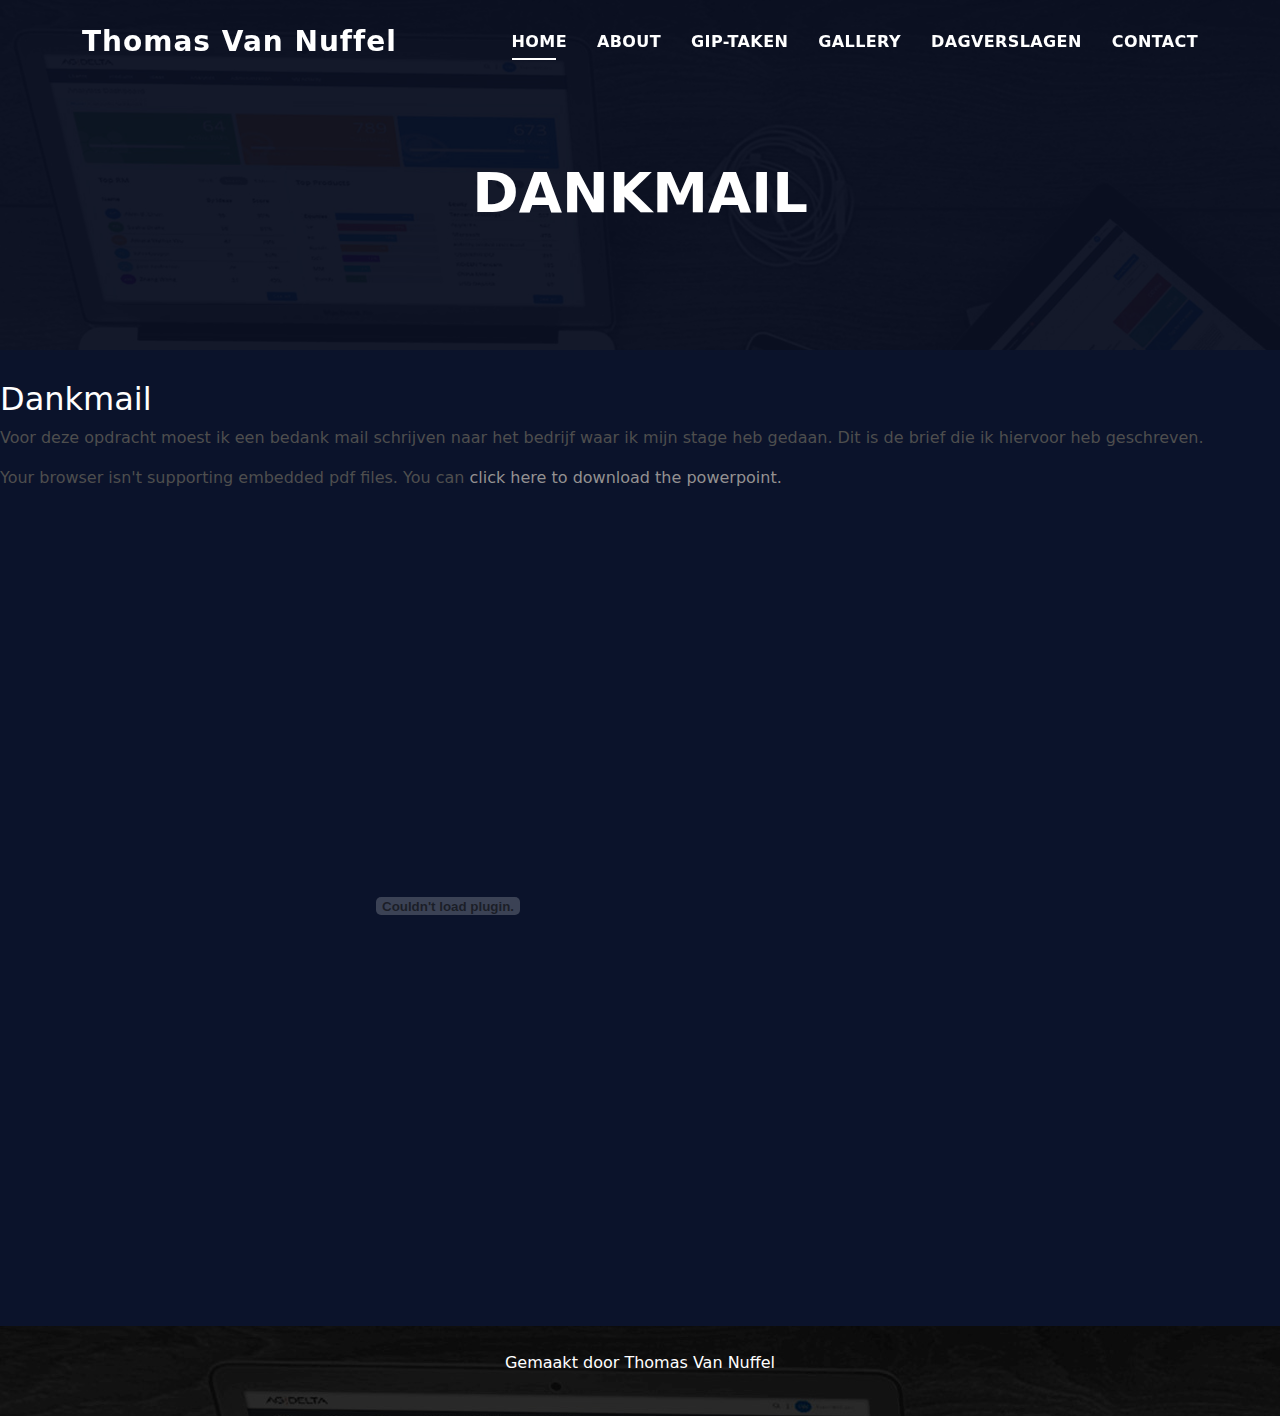
<file: Nederlands.html>
<!DOCTYPE html>
<html lang="en">

<head>
  <meta charset="utf-8">
  <meta content="width=device-width, initial-scale=1.0" name="viewport">

  <title>Thomas Van Nuffel</title>
  <meta content="" name="description">
  <meta content="" name="keywords">

  <!-- Favicons -->
  <link href="assets/img/favicon.png" rel="icon">
  <link href="assets/img/apple-touch-icon.png" rel="apple-touch-icon">

  <!-- Vendor CSS Files -->
  <link href="assets/vendor/bootstrap/css/bootstrap.min.css" rel="stylesheet">
  <link href="assets/vendor/bootstrap-icons/bootstrap-icons.css" rel="stylesheet">
  <link href="assets/vendor/glightbox/css/glightbox.min.css" rel="stylesheet">
  <link href="assets/vendor/swiper/swiper-bundle.min.css" rel="stylesheet">

  <!-- Template Main CSS File -->
  <link href="assets/css/style.css" rel="stylesheet">

  <!-- =======================================================
  * Template Name: DevFolio - v4.7.1
  * Template URL: https://bootstrapmade.com/devfolio-bootstrap-portfolio-html-template/
  * Author: BootstrapMade.com
  * License: https://bootstrapmade.com/license/
  ======================================================== -->
</head>

<!-- ======= Header ======= -->
<header id="header" class="fixed-top" >
  <div class="container d-flex align-items-center justify-content-between">

    <h1 class="logo"><a href="index.html">Thomas Van Nuffel</a></h1>
    <!-- Uncomment below if you prefer to use an image logo -->
    <!-- <a href="index.html" class="logo"><img src="assets/img/logo.png" alt="" class="img-fluid"></a>-->

    <nav id="navbar" class="navbar">
      <ul>
        <li><a class="nav-link scrollto active" href="index.html">Home</a></li>
        <li><a class="nav-link scrollto" href="index.html#about">About</a></li>
        <li><a class="nav-link scrollto" href="index.html#services">GIP-Taken</a></li>
        <li><a class="nav-link scrollto " href="index.html#work">Gallery</a></li>
        <li><a class="nav-link scrollto" href="Dagverslagen.html">Dagverslagen</a></li>
        <li><a class="nav-link scrollto" href="#contact">Contact</a></li>
      </ul>
      <i class="bi bi-list mobile-nav-toggle"></i>
    </nav><!-- .navbar -->
  </div>
  </header><!-- End Header -->


  <div class="hero hero-single route bg-image" style="background-image: url(assets/img/website-parallax-background-C.jpg)">
    <div class="overlay-mf"></div>
    <div class="hero-content display-table">
      <div class="table-cell">
        <div class="container">
          <h2 class="hero-title mb-4">Dankmail</h2>
        </div>
      </div>
    </div>
  </div>

  <!--begin tekst pagina-->

  <section id="Frans-details" class="Frans-details" style="margin-bottom: 60px; margin-top: 30px;">
  <div class="Frans-container">
      <div class="Franse Reportage">
          <h2>Dankmail</h2>
          <p>
              Voor deze opdracht moest ik een bedank mail schrijven naar het bedrijf waar ik mijn stage heb gedaan. Dit is de brief die ik hiervoor heb geschreven.
          </p>
      </div>
      <div class="PPtx-embedded" style="height: 800px;">
          <p>Your browser isn't supporting embedded pdf files. You can <a class="script-link" href="./assets/documents/Gip 6ITN dankmail.docx">click here to
              download the powerpoint.</a></p>
              <embed name="3D6E54A8ED0E85869275D522FE1B5629" style="height: 100%; width: 70%;"  src="assets/documents/Gip 6ITN dankmail.pdf" type="application/pdf" internalid="3D6E54A8ED0E85869275D522FE1B5629">
      </div>
  </div>
</section>
<!-- ======= Footer ======= -->
<footer>
  <div class="container" style=""  >
    <div class="row">
      <div class="col-sm-12">
        <div class="copyright-box">
            <p> Gemaakt door Thomas Van Nuffel</p>
        </div>
      </div>
    </div>
  </div>
</footer><!-- End  Footer -->


  <main id="main">
</file>
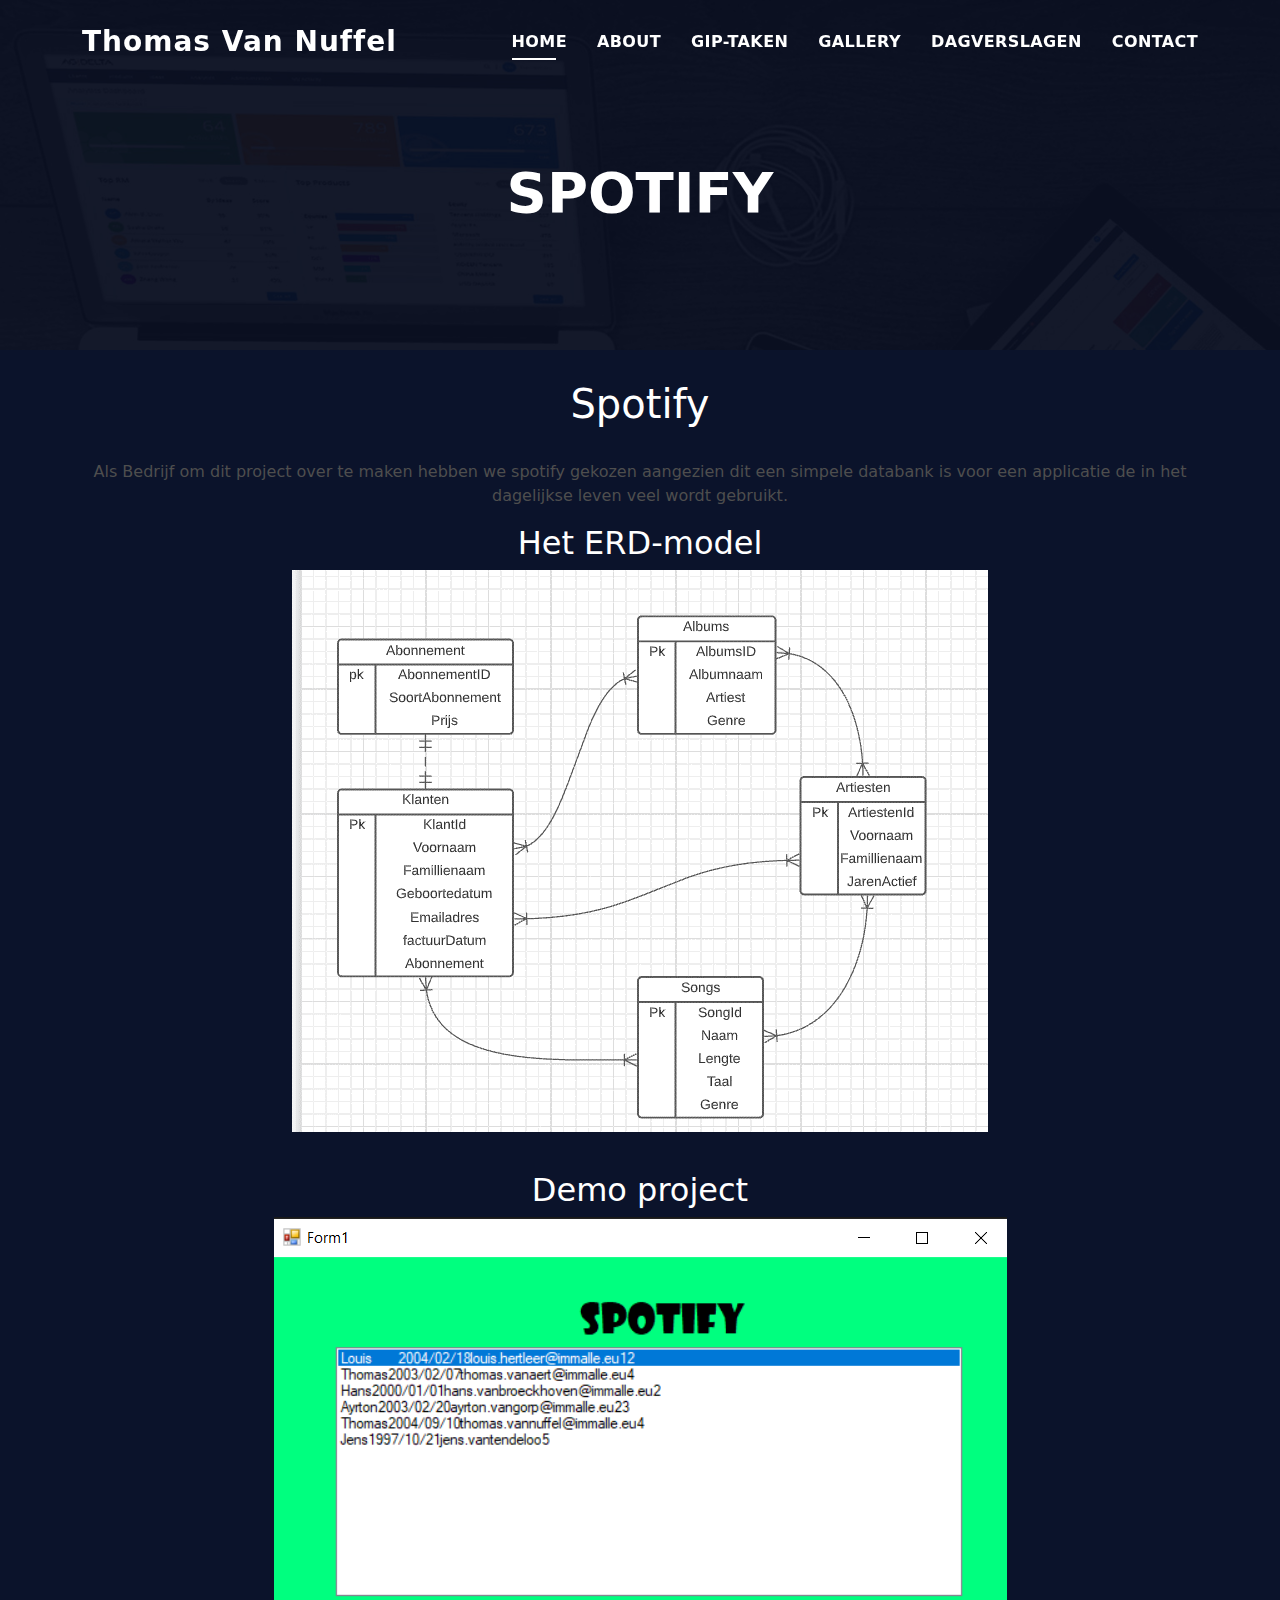
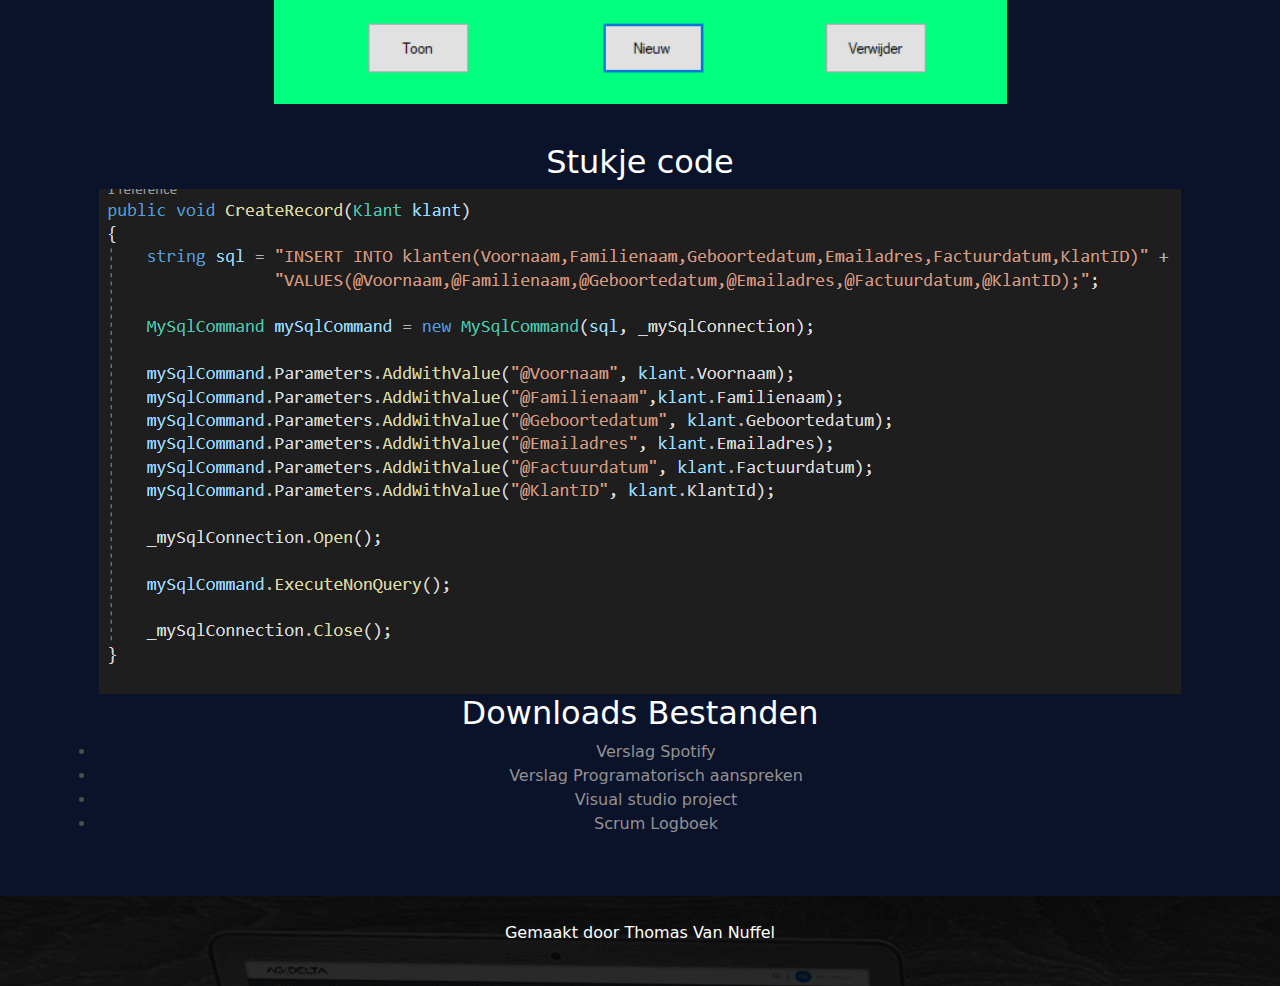
<file: Spotify.html>
<!DOCTYPE html>
<html lang="en">

<head>
  <meta charset="utf-8">
  <meta content="width=device-width, initial-scale=1.0" name="viewport">

  <title>Thomas Van Nuffel</title>
  <meta content="" name="description">
  <meta content="" name="keywords">

  <!-- Favicons -->
  <link href="assets/img/favicon.png" rel="icon">
  <link href="assets/img/apple-touch-icon.png" rel="apple-touch-icon">

  <!-- Vendor CSS Files -->
  <link href="assets/vendor/bootstrap/css/bootstrap.min.css" rel="stylesheet">
  <link href="assets/vendor/bootstrap-icons/bootstrap-icons.css" rel="stylesheet">
  <link href="assets/vendor/glightbox/css/glightbox.min.css" rel="stylesheet">
  <link href="assets/vendor/swiper/swiper-bundle.min.css" rel="stylesheet">

  <!-- Template Main CSS File -->
  <link href="assets/css/style.css" rel="stylesheet">

  <!-- =======================================================
  * Template Name: DevFolio - v4.7.1
  * Template URL: https://bootstrapmade.com/devfolio-bootstrap-portfolio-html-template/
  * Author: BootstrapMade.com
  * License: https://bootstrapmade.com/license/
  ======================================================== -->
</head>

<!-- ======= Header ======= -->
<header id="header" class="fixed-top" >
  <div class="container d-flex align-items-center justify-content-between">

    <h1 class="logo"><a href="index.html">Thomas Van Nuffel</a></h1>
    <!-- Uncomment below if you prefer to use an image logo -->
    <!-- <a href="index.html" class="logo"><img src="assets/img/logo.png" alt="" class="img-fluid"></a>-->

    <nav id="navbar" class="navbar">
      <ul>
        <li><a class="nav-link scrollto active" href="index.html">Home</a></li>
        <li><a class="nav-link scrollto" href="index.html#about">About</a></li>
        <li><a class="nav-link scrollto" href="index.html#services">GIP-Taken</a></li>
        <li><a class="nav-link scrollto " href="index.html#work">Gallery</a></li>
        <li><a class="nav-link scrollto" href="Dagverslagen.html">Dagverslagen</a></li>
        <li><a class="nav-link scrollto" href="#contact">Contact</a></li>
      </ul>
      <i class="bi bi-list mobile-nav-toggle"></i>
    </nav><!-- .navbar -->
  </div>
  </header><!-- End Header -->


  <div class="hero hero-single route bg-image" style="background-image: url(assets/img/website-parallax-background-C.jpg)">
    <div class="overlay-mf"></div>
    <div class="hero-content display-table">
      <div class="table-cell">
        <div class="container">
          <h2 class="hero-title mb-4">Spotify</h2>
        </div>
      </div>
    </div>
  </div>

  <!--begin tekst pagina-->

  <section id="Spotify" class="Spotify" style="margin-bottom: 0px; margin-top: 30px; margin-left: 5%; margin-right: 5%; text-align: center;">
    <div class="Verslag">
      <h1>Spotify</h1>
          <p>
            <br>
              Als Bedrijf om dit project over te maken hebben we spotify gekozen
              aangezien dit een simpele databank is voor een applicatie de in het dagelijkse leven veel wordt gebruikt. 
              </p>
        </div>
        <div>
          <h2> Het ERD-model</h2>
          <img src="assets/img/ERD-Model.png">
          <h2> <br> Demo project</h2>
          <img src="assets/img/Demo.png">
          <h2> <br> Stukje code</h2>
          <img src="assets/img/ProjectCode.png"> 
        </div>
        <div class="opsomming" style="text-align: center;">
          <h2>Downloads Bestanden</h2>
          <ul>
            <li><a href="assets/documents/Verslag spotify V3.docx">Verslag Spotify</a> </li>
            <li><a href="assets/documents/programatorisch_aanspreken_verslag.docx"> Verslag Programatorisch aanspreken</a></li>
            <li><a href="assets/documents/Databank Spotify Laatste versie.zip">Visual studio project</a> </li>
            <li><a href="assets/documents/Scrum_Logboek (1).docx"> Scrum Logboek</a></li>
          </ul>
        </div>
  
</section>
<section id="Spotify-project" style="margin-bottom: 60px; margin-top: 30px;">

</section>
<!-- ======= Footer ======= -->
<footer>
  <div class="container" style=""  >
    <div class="row">
      <div class="col-sm-12">
        <div class="copyright-box">
            <p> Gemaakt door Thomas Van Nuffel</p>
        </div>
      </div>
    </div>
  </div>
</footer><!-- End  Footer  In dit Pdf document kan u het verslag zien dat wij als groep hebben gemaakt over het maken, <br>
  normaliseren en realiseren van de databank.<br>
  Als Bedrijf om dit project over te maken hebben we spotify gekozen
  aangezien dit een <br>simpele databank is voor een applicatie de in het dagelijkse leven veel wordt gebruikt.  -->


  <main id="main">
</file>
<file: assets/css/style.css>
/**
* Template Name: DevFolio - v4.7.1
* Template URL: https://bootstrapmade.com/devfolio-bootstrap-portfolio-html-template/
* Author: BootstrapMade.com
* License: https://bootstrapmade.com/license/
*/

/*--------------------------------------------------------------
# General
--------------------------------------------------------------*/
body {
  color: #4e4e4e;
  background: #0b132b;
}

h1,
h2,
h3,
h4,
h5,
h6 {
  color: #ffffff;
}

a {
  color: #949191;
  text-decoration: none;
  transition: all 0.5s ease-in-out;
}
a:hover {
  color: #0078ff;
  text-decoration: none;
  transition: all 0.5s ease-in-out;
}


.p-r {
  position: relative;
}

.color-a {
  text-decoration: none;
  color: #0078ff;
}

.color-d {
  color: #f5f5f5;
}

.color-text-a {
  text-decoration: none;
  color: #4e4e4e;
}

.box-shadow, .card-blog, .work-box, .service-box, .paralax-mf {
  box-shadow: 0 13px 8px -10px rgba(0, 0, 0, 0.1);
}

.box-shadow-a, .button:hover {
  text-decoration: none;
  box-shadow: 0 0 0 4px #cde1f8;
}

.display-5 {
  font-size: 2.5rem;
  font-weight: 300;
  line-height: 1.1;
}

.display-6 {
  font-size: 2rem;
  font-weight: 300;
  line-height: 1.1;
}

.avatar {
  width: 32px;
  height: 32px;
  margin-right: 4px;
  overflow: hidden;
}

.bg-image {
  background-repeat: no-repeat;
  background-attachment: fixed;
  background-size: cover;
  background-position: center center;
}
@media (max-width: 1024px) {
  .bg-image {
    background-attachment: scroll;
  }
}

.overlay-mf {
  color: #4e4e4e;
  background: #0b132b;
}

.overlay-mf {
  position: absolute;
  top: 0;
  left: 0px;
  padding: 0;
  height: 100%;
  width: 100%;
  opacity: 0.7;
}

.paralax-mf {
  position: relative;
  padding: 8rem 0;
}

.display-table {
  width: 100%;
  height: 100%;
  display: table;
}

.table-cell {
  display: table-cell;
  vertical-align: middle;
}

/*--/ Sections /--*/
.sect-4 {
  padding: 4rem 0;
}

.sect-pt4 {
  padding-top: 4rem;
}

.sect-mt4 {
  margin-top: 4rem;
}

/*--/ Title s /--*/
.title-s {
  font-weight: 600;
  color: #1e1e1e;
  font-size: 1.1rem;
}

/*--/ Title A /--*/
.title-box {
  margin-bottom: 4rem;
}

.title-a {
  text-decoration: none;
  font-size: 3rem;
  font-weight: bold;
  text-transform: uppercase;
}

.subtitle-a {
  text-decoration: none;
  color: #ffffff;
}

.line-mf {
  width: 40px;
  height: 5px;
  background-color: #0078ff;
  margin: 0 auto;
}

/*--/ Title Left /--*/
.title-box-2 {
  margin-bottom: 3rem;
}

.title-left {
  font-size: 2rem;
  position: relative;
}
.title-left:before {
  content: "";
  position: absolute;
  height: 3px;
  background-color: #0078ff;
  width: 100px;
  bottom: -12px;
}

/*------/ Box /------*/
.box-pl2 {
  padding-left: 2rem;
}

.box-shadow-full {
  padding: 3rem 1.25rem;
  position: relative;
  background-color: #fff;
  margin-bottom: 3rem;
  z-index: 2;
  box-shadow: 0 1px 1px 0 rgba(0, 0, 0, 0.06), 0 2px 5px 0 rgba(0, 0, 0, 0.2);
}
@media (min-width: 768px) {
  .box-shadow-full {
    padding: 3rem;
  }
}

/*------/ Socials /------*/
.socials {
  padding: 1.5rem 0;
}
.socials ul li {
  display: inline-block;
}
.socials .ico-circle {
  height: 40px;
  width: 40px;
  font-size: 1.2rem;
  border-radius: 50%;
  line-height: 1.6;
  margin: 0 15px 0 0;
  box-shadow: 0 0 0 3px #0078ff;
  transition: all 500ms ease;
}
.socials .ico-circle:hover {
  background-color: #0078ff;
  color: #fff;
  box-shadow: 0 0 0 3px #cde1f8;
  transition: all 500ms ease;
}

/*------/ Ul resect /------*/
.ul-resect, .widget-tags ul, .widget-sidebar .list-sidebar, .box-comments .list-comments, .blog-wrapper .post-meta ul, .list-ico, .socials ul {
  list-style: none;
  padding-left: 0;
  margin-bottom: 0;
}

.list-ico {
  line-height: 2;
}
.list-ico span {
  color: #0078ff;
  margin-right: 10px;
}

/*------/ Ico Circle /------*/
.ico-circle {
  height: 100px;
  width: 100px;
  font-size: 2rem;
  border-radius: 50%;
  line-height: 1.55;
  margin: 0 auto;
  text-align: center;
  box-shadow: 0 0 0 10px #0078ff;
  display: block;
}

/*------/ Owl Carousel /------*/
.owl-theme .owl-dots {
  text-align: center;
  margin-top: 18px;
}
.owl-theme .owl-dots .owl-dot {
  display: inline-block;
}
.owl-theme .owl-dots .owl-dot span {
  width: 18px;
  height: 7px;
  margin: 5px 5px;
  background: #cde1f8;
  border: 0px solid #cde1f8;
  display: block;
  transition: all 0.6s ease-in-out;
  cursor: pointer;
}
.owl-theme .owl-dots .owl-dot:hover span {
  background-color: #cde1f8;
}
.owl-theme .owl-dots .owl-dot.active span {
  background-color: #1B1B1B;
  width: 25px;
}

/*--/ Scrolltop s /--*/
.scrolltop-mf {
  position: relative;
  display: none;
}
.scrolltop-mf span {
  z-index: 999;
  position: fixed;
  width: 42px;
  height: 42px;
  background-color: #0078ff;
  opacity: 0.7;
  font-size: 1.6rem;
  line-height: 1.5;
  text-align: center;
  color: #fff;
  top: auto;
  left: auto;
  right: 30px;
  bottom: 50px;
  cursor: pointer;
  border-radius: 50%;
}

/*--------------------------------------------------------------
# Back to top button
--------------------------------------------------------------*/
.back-to-top {
  position: fixed;
  visibility: hidden;
  opacity: 0;
  right: 15px;
  bottom: 15px;
  z-index: 996;
  background: #0078ff;
  width: 40px;
  height: 40px;
  border-radius: 50px;
  transition: all 0.4s;
}
.back-to-top i {
  font-size: 28px;
  color: #fff;
  line-height: 0;
}
.back-to-top:hover {
  background: #298eff;
  color: #fff;
}
.back-to-top.active {
  visibility: visible;
  opacity: 1;
}

/*------/ Prelaoder /------*/
#preloader {
  position: fixed;
  top: 0;
  left: 0;
  right: 0;
  bottom: 0;
  z-index: 9999;
  overflow: hidden;
  background: #fff;
}

#preloader:before {
  content: "";
  position: fixed;
  top: calc(50% - 30px);
  left: calc(50% - 30px);
  border: 6px solid #f2f2f2;
  border-top: 6px solid #0078ff;
  border-radius: 50%;
  width: 60px;
  height: 60px;
  -webkit-animation: animate-preloader 1s linear infinite;
  animation: animate-preloader 1s linear infinite;
}

@-webkit-keyframes animate-preloader {
  0% {
    transform: rotate(0deg);
  }
  100% {
    transform: rotate(360deg);
  }
}

@keyframes animate-preloader {
  0% {
    transform: rotate(0deg);
  }
  100% {
    transform: rotate(360deg);
  }
}
/*------/ Button /------*/
.button {
  display: inline-block;
  padding: 0.3rem 0.6rem;
  text-align: center;
  vertical-align: middle;
  -webkit-user-select: none;
  -moz-user-select: none;
  user-select: none;
  font-size: 1rem;
  border-radius: 0.3rem;
  border: 1px solid transparent;
  transition: all 500ms ease;
  cursor: pointer;
}
.button:focus {
  outline: 0;
}
.button:hover {
  background-color: #0062d3;
  color: #fff;
  transition: all 500ms ease;
}

.button-a {
  text-decoration: none;
  background-color: #0078ff;
  color: #fff;
  border-color: #cde1f8;
}

.button-big {
  padding: 0.9rem 2.3rem;
  font-size: 1.2rem;
}

.button-rouded {
  border-radius: 5rem;
}

.btn-lg {
  padding: 0.5rem 1rem;
  font-size: 1.25rem;
  line-height: 1.5;
  border-radius: 0.3rem;
}

/*--------------------------------------------------------------
# Header
--------------------------------------------------------------*/
#header {
  transition: all 0.5s;
  z-index: 997;
  padding: 20px 0;
}
#header .logo {
  font-size: 28px;
  margin: 0;
  padding: 0;
  font-weight: 600;
  letter-spacing: 1px;
}
#header .logo a {
  color: #fff;
}
#header .logo img {
  max-height: 40px;
}
#header.header-scrolled {
  background: rgba(0, 0, 0, 0.9);
  padding: 12px 0;
}

/*--------------------------------------------------------------
# Navigation Menu
--------------------------------------------------------------*/
/**
* Desktop Navigation 
*/
.navbar {
  padding: 0;
}
.navbar ul {
  margin: 0;
  padding: 0;
  display: flex;
  list-style: none;
  align-items: center;
}
.navbar li {
  position: relative;
}
.navbar > ul > li {
  white-space: nowrap;
  padding: 10px 0 10px 30px;
}
.navbar a, .navbar a:focus {
  display: flex;
  align-items: center;
  justify-content: space-between;
  color: #fff;
  font-size: 16px;
  font-weight: 600;
  padding: 0;
  white-space: nowrap;
  transition: 0.3s;
  letter-spacing: 0.4px;
  position: relative;
  text-transform: uppercase;
}
.navbar a i, .navbar a:focus i {
  font-size: 12px;
  line-height: 0;
  margin-left: 5px;
}
.navbar > ul > li > a:before {
  content: "";
  position: absolute;
  width: 100%;
  height: 2px;
  bottom: -6px;
  left: 0;
  width: 0;
  background-color: #fff;
  visibility: hidden;
  transition: all 0.3s ease-in-out 0s;
}
.navbar a:hover:before, .navbar li:hover > a:before, .navbar .active:before {
  visibility: visible;
  width: 80%;
}
.navbar a:hover, .navbar .active, .navbar .active:focus, .navbar li:hover > a {
  color: #fff;
}
.navbar .dropdown ul {
  display: block;
  position: absolute;
  left: 30px;
  top: calc(100% + 30px);
  margin: 0;
  padding: 10px 0;
  z-index: 99;
  opacity: 0;
  visibility: hidden;
  background: #fff;
  box-shadow: 0px 0px 30px rgba(127, 137, 161, 0.25);
  transition: 0.3s;
}
.navbar .dropdown ul li {
  min-width: 200px;
}
.navbar .dropdown ul a {
  padding: 10px 20px;
  font-size: 14px;
  text-transform: none;
  color: #4e4e4e;
}
.navbar .dropdown ul a i {
  font-size: 12px;
}
.navbar .dropdown ul a:hover, .navbar .dropdown ul .active:hover, .navbar .dropdown ul li:hover > a {
  color: #0078ff;
}
.navbar .dropdown:hover > ul {
  opacity: 1;
  top: 100%;
  visibility: visible;
}
.navbar .dropdown .dropdown ul {
  top: 0;
  left: calc(100% - 30px);
  visibility: hidden;
}
.navbar .dropdown .dropdown:hover > ul {
  opacity: 1;
  top: 0;
  left: 100%;
  visibility: visible;
}
@media (max-width: 1366px) {
  .navbar .dropdown .dropdown ul {
    left: -90%;
  }
  .navbar .dropdown .dropdown:hover > ul {
    left: -100%;
  }
}

/**
* Mobile Navigation 
*/
.mobile-nav-toggle {
  color: #fff;
  font-size: 28px;
  cursor: pointer;
  display: none;
  line-height: 0;
  transition: 0.5s;
}

@media (max-width: 991px) {
  .mobile-nav-toggle {
    display: block;
  }

  .navbar ul {
    display: none;
  }
}
.navbar-mobile {
  position: fixed;
  overflow: hidden;
  top: 0;
  right: 0;
  left: 0;
  bottom: 0;
  background: rgba(78, 78, 78, 0.9);
  transition: 0.3s;
  z-index: 999;
}
.navbar-mobile .mobile-nav-toggle {
  position: absolute;
  top: 15px;
  right: 15px;
}
.navbar-mobile ul {
  display: block;
  position: absolute;
  top: 55px;
  right: 15px;
  bottom: 15px;
  left: 15px;
  padding: 10px 0;
  background-color: #fff;
  overflow-y: auto;
  transition: 0.3s;
}
.navbar-mobile > ul > li {
  padding: 0;
}
.navbar-mobile a:hover:before, .navbar-mobile li:hover > a:before, .navbar-mobile .active:before {
  visibility: hidden;
}
.navbar-mobile a, .navbar-mobile a:focus {
  padding: 10px 20px;
  font-size: 15px;
  color: #4e4e4e;
}
.navbar-mobile a:hover, .navbar-mobile .active, .navbar-mobile li:hover > a {
  color: #0078ff;
}
.navbar-mobile .getstarted, .navbar-mobile .getstarted:focus {
  margin: 15px;
}
.navbar-mobile .dropdown ul {
  position: static;
  display: none;
  margin: 10px 20px;
  padding: 10px 0;
  z-index: 99;
  opacity: 1;
  visibility: visible;
  background: #fff;
  box-shadow: 0px 0px 30px rgba(127, 137, 161, 0.25);
}
.navbar-mobile .dropdown ul li {
  min-width: 200px;
}
.navbar-mobile .dropdown ul a {
  padding: 10px 20px;
}
.navbar-mobile .dropdown ul a i {
  font-size: 12px;
}
.navbar-mobile .dropdown ul a:hover, .navbar-mobile .dropdown ul .active:hover, .navbar-mobile .dropdown ul li:hover > a {
  color: #0078ff;
}
.navbar-mobile .dropdown > .dropdown-active {
  display: block;
}

/*--------------------------------------------------------------
# Hero Section
--------------------------------------------------------------*/
.hero {
  height: 100vh;
  position: relative;
  color: #fff;
}
.hero .hero-content {
  text-align: center;
  position: absolute;
}
.hero .overlay-itro {
  background-color: rgba(0, 0, 0, 0.6);
  position: absolute;
  top: 0;
  left: 0px;
  padding: 0;
  height: 100%;
  width: 100%;
  opacity: 0.9;
}
.hero .hero-title {
  color: #fff;
  font-weight: 600;
  font-size: 3rem;
}
@media (min-width: 768px) {
  .hero .hero-title {
    font-size: 4.5rem;
  }
}
.hero .hero-subtitle {
  font-size: 1.5rem;
  font-weight: 600;
}
@media (min-width: 768px) {
  .hero .hero-subtitle {
    font-size: 2.5rem;
  }
}
.hero .text-slider-items {
  display: none;
}

.hero-single {
  height: 350px;
}
.hero-single .hero-content {
  margin-top: 30px;
}
.hero-single .hero-title {
  text-transform: uppercase;
  font-size: 3rem;
}
@media (min-width: 768px) {
  .hero-single .hero-title {
    font-size: 3.5rem;
  }
}
.hero-single .breadcrumb {
  background-color: transparent;
  color: #0078ff;
}
.hero-single .breadcrumb .breadcrumb-item:before {
  color: #cde1f8;
}
.hero-single .breadcrumb .breadcrumb-item.active {
  color: #cde1f8;
}
.hero-single .breadcrumb a {
  color: #fff;
}

/*--------------------------------------------------------------
# About
--------------------------------------------------------------*/
.about-mf .box-shadow-full {
  padding-top: 4rem;
  padding-bottom: 4rem;
}
.about-mf .about-img {
  margin-bottom: 2rem;
}
.about-mf .about-img img {
  margin-left: 10px;
}
@media (min-width: 767px) {
  .about-mf .box-pl2 {
    margin-top: 3rem;
    padding-left: 0rem;
  }
}

.skill-mf span {
  color: #4e4e4e;
}
.skill-mf .progress {
  background-color: #cde1f8;
  margin: 0.5rem 0 1.2rem 0;
  border-radius: 0;
  height: 0.7rem;
}
.skill-mf .progress .progress-bar {
  height: 0.7rem;
  background-color: #0078ff;
}

/*--------------------------------------------------------------
# Services
--------------------------------------------------------------*/
.service-box {
  background-color: #fff;
  padding: 2.5rem 1.3rem;
  border-radius: 1rem;
  margin-bottom: 3rem;
  text-align: center;
}
.service-box:hover .ico-circle {
  transition: all 500ms ease;
  color: #fff;
  background-color: #0078ff;
  box-shadow: 0 0 0 10px #cde1f8;
}
.service-box .service-ico {
  margin-bottom: 1rem;
  color: #1e1e1e;
}
.service-box .ico-circle {
  transition: all 500ms ease;
  display: inline-flex;
  align-items: center;
  justify-content: center;
}
.service-box .ico-circle i {
  line-height: 0;
  font-size: 40px;
}
.service-box .s-title {
  font-size: 1.4rem;
  text-transform: uppercase;
  text-align: center;
  padding: 0.4rem 0;
  color: black;
}
.service-box .s-description {
  color: #4e4e4e;
}

/*--------------------------------------------------------------
# Counter
--------------------------------------------------------------*/
.counter-box {
  color: #fff;
  text-align: center;
}
@media (min-width: 577px) {
  .counter-box {
    margin-bottom: 1.8rem;
  }
}

.counter-ico {
  margin-bottom: 1rem;
}
.counter-ico .ico-circle {
  height: 60px;
  width: 60px;
  line-height: 1.5;
  box-shadow: 0 0 0 10px #cde1f8;
}

.counter-num .counter {
  font-size: 2rem;
  margin-bottom: 0;
}

/*--------------------------------------------------------------
# Portfolio
--------------------------------------------------------------*/
.work-box {
  margin-bottom: 3rem;
  -webkit-backface-visibility: hidden;
  backface-visibility: hidden;
  background-color: #fff;
}

.work-box-exception{
  margin-bottom: 3rem;
  -webkit-backface-visibility: hidden;
  backface-visibility: hidden;
  background-color: rgb(5, 5, 5);
}

.col-md-4-exception{
  flex: 0 0 33.333%;
  width: 33.3333%;
}

.work-box-exception{
  padding: 2rem 3% 1rem 4%;
}

.work-box:hover img {
  transform: scale(1.3);
}

.work-img {
  display: block;
  overflow: hidden;
}
.work-img img {
  transition: all 1s;
}

.work-content {
  padding: 2rem 3% 1rem 4%;
}
.work-content .w-more {
  color: #4e4e4e;
  font-size: 0.8rem;
}
.work-content .w-more .w-ctegory {
  color: #0078ff;
}
.work-content .w-like {
  font-size: 2.5rem;
  color: #0078ff;
  float: right;
}
.work-content .w-like a {
  color: #0078ff;
}
.work-content .w-like .num-like {
  font-size: 0.7rem;
}

.w-title {
  font-size: 1.2rem;
}



/*--------------------------------------------------------------
# Portfolio Details
--------------------------------------------------------------*/
.portfolio-details {
  padding-top: 40px;
}
.portfolio-details .portfolio-details-slider iframe {
  width: 100%;
  height: 400px;
}
.portfolio-details .portfolio-details-slider .swiper-pagination {
  margin-top: 20px;
  position: relative;
}
.portfolio-details .portfolio-details-slider .swiper-pagination .swiper-pagination-bullet {
  width: 12px;
  height: 12px;
  background-color: #fff;
  opacity: 1;
  border: 1px solid #0078ff;
}
.portfolio-details .portfolio-details-slider .swiper-pagination .swiper-pagination-bullet-active {
  background-color: #0078ff;
}
.portfolio-details .portfolio-info {
  padding: 30px;
  box-shadow: 0px 0 30px rgba(78, 78, 78, 0.08);
}
.portfolio-details .portfolio-info h3 {
  font-size: 22px;
  font-weight: 700;
  margin-bottom: 20px;
  padding-bottom: 20px;
  border-bottom: 1px solid #eee;
}
.portfolio-details .portfolio-info ul {
  list-style: none;
  padding: 0;
  font-size: 15px;
}
.portfolio-details .portfolio-info ul li + li {
  margin-top: 10px;
}
.portfolio-details .portfolio-description {
  padding-top: 30px;
}
.portfolio-details .portfolio-description h2 {
  font-size: 26px;
  font-weight: 700;
  margin-bottom: 20px;
}
.portfolio-details .portfolio-description p {
  padding: 0;
}

.portfolio-details .engels-text{
  padding: 30px;
}

.portfolio-details #engels-container{
  margin-top: 30px;
}

.portfolio-details div.engels-container div.engels-script p{
  margin-top: 30px;
}

.portfolio-details div.engels-container div.script-embedded{
  height: 800px;
}

/*--------------------------------------------------------------
# Testimonials
--------------------------------------------------------------*/
.testimonial-box {
  color: #fff;
  text-align: center;
}
.testimonial-box .author-test {
  margin-top: 1rem;
}
.testimonial-box .author-test img {
  margin: 0 auto;
}
.testimonial-box .author {
  color: #fff;
  text-transform: uppercase;
  font-weight: 600;
  margin: 1rem 0;
  display: block;
  font-size: 1.4rem;
}
.testimonial-box .comit {
  font-size: 2rem;
  color: #0078ff;
  background-color: #fff;
  width: 52px;
  height: 52px;
  display: block;
  margin: 0 auto;
  border-radius: 50%;
  line-height: 1.6;
}
@media (min-width: 768px) {
  .testimonial-box .description {
    padding: 0 5rem;
  }
}
@media (min-width: 992px) {
  .testimonial-box .description {
    padding: 0 8rem;
  }
}
@media (min-width: 1200px) {
  .testimonial-box .description {
    padding: 0 13rem;
  }
}

.swiper-pagination {
  margin-top: 20px;
  position: relative;
}
.swiper-pagination .swiper-pagination-bullet {
  width: 12px;
  height: 12px;
  background-color: rgba(255, 255, 255, 0.4);
  opacity: 1;
}
.swiper-pagination .swiper-pagination-bullet-active {
  background-color: #fff;
}

/*--------------------------------------------------------------
# Contact
--------------------------------------------------------------*/
.footer-paralax {
  padding: 4rem 0 0 0;
}

.contact-mf {
  margin-top: 4rem;
}
@media (min-width: 767px) {
  .contact-mf .box-pl2 {
    margin-top: 3rem;
    padding-left: 0rem;
  }
}

.php-email-form .error-message {
  display: none;
  color: #fff;
  background: #ed3c0d;
  text-align: center;
  padding: 15px;
  font-weight: 600;
}
.php-email-form .sent-message {
  display: none;
  color: #fff;
  background: #18d26e;
  text-align: center;
  padding: 15px;
  font-weight: 600;
}
.php-email-form .loading {
  display: none;
  background: #fff;
  text-align: center;
  padding: 15px;
}
.php-email-form .loading:before {
  content: "";
  display: inline-block;
  border-radius: 50%;
  width: 24px;
  height: 24px;
  margin: 0 10px -6px 0;
  border: 3px solid #18d26e;
  border-top-color: #eee;
  -webkit-animation: animate-loading 1s linear infinite;
  animation: animate-loading 1s linear infinite;
}
.php-email-form input, .php-email-form textarea {
  border-radius: 0;
  box-shadow: none;
  font-size: 14px;
}
.php-email-form input:focus, .php-email-form textarea:focus {
  border-color: #0078ff;
}
.php-email-form input {
  padding: 10px 15px;
}
.php-email-form textarea {
  padding: 12px 15px;
  margin-bottom: 0;
}
.php-email-form button[type=submit] {
  background: #0078ff;
  border: 0;
  padding: 10px 24px;
  color: #fff;
  transition: 0.4s;
}
.php-email-form button[type=submit]:hover {
  background: #3393ff;
}

@-webkit-keyframes animate-loading {
  0% {
    transform: rotate(0deg);
  }
  100% {
    transform: rotate(360deg);
  }
}

@keyframes animate-loading {
  0% {
    transform: rotate(0deg);
  }
  100% {
    transform: rotate(360deg);
  }
}
/*--------------------------------------------------------------
# Blog
--------------------------------------------------------------*/
@media (min-width: 767px) {
  .card-blog {
    margin-bottom: 3rem;
  }
}
.card-blog .card-body {
  position: relative;
}
.card-blog .card-category-box {
  position: absolute;
  text-align: center;
  top: -16px;
  left: 15px;
  right: 15px;
  line-height: 25px;
  overflow: hidden;
}
.card-blog .card-category {
  display: inline-block;
  color: #fff;
  padding: 0 15px 5px;
  overflow: hidden;
  background-color: #0078ff;
  border-radius: 4px;
}
.card-blog .card-category .category {
  color: #fff;
  display: inline-block;
  text-transform: uppercase;
  font-size: 0.7rem;
  letter-spacing: 0.1px;
  margin-bottom: 0;
}
.card-blog .card-title {
  font-size: 1.3rem;
  margin-top: 0.6rem;
}
.card-blog .card-description {
  color: #4e4e4e;
}
.card-blog .post-author {
  display: inline-block;
}
.card-blog .post-date {
  color: #4e4e4e;
  display: inline-block;
  float: right;
}

/*--------------------------------------------------------------
# Blog Single
--------------------------------------------------------------*/
.post-box,
.form-comments,
.box-comments,
.widget-sidebar {
  padding: 2rem;
  background-color: #fff;
  margin-bottom: 3rem;
}
@media (min-width: 768px) {
  .post-box,
.form-comments,
.box-comments,
.widget-sidebar {
    padding: 3rem;
  }
}

.blog-wrapper .article-title {
  font-size: 1.5rem;
}
@media (min-width: 768px) {
  .blog-wrapper .article-title {
    font-size: 1.9rem;
  }
}
.blog-wrapper .post-meta {
  margin: 1rem 0;
}
.blog-wrapper .post-meta ul {
  border-left: 4px solid #0078ff;
  margin-top: 1rem;
}
.blog-wrapper .post-meta ul li {
  display: inline-block;
  margin-left: 15px;
}
.blog-wrapper .post-meta ul a {
  color: #0078ff;
}
.blog-wrapper .post-meta ul span {
  color: #1e1e1e;
}
.blog-wrapper .blockquote {
  border-left: 4px solid #0078ff;
  padding: 18px;
  font-style: italic;
}

/*------/ Comments /------*/
.box-comments .list-comments li {
  padding-bottom: 40px;
}
.box-comments .list-comments .comment-avatar {
  display: table-cell;
  vertical-align: top;
}
.box-comments .list-comments .comment-avatar img {
  width: 80px;
  height: 80px;
}
.box-comments .list-comments .comment-author {
  font-size: 1.3rem;
}
@media (min-width: 768px) {
  .box-comments .list-comments .comment-author {
    font-size: 1.5rem;
  }
}
.box-comments .list-comments .comment-details {
  display: table-cell;
  vertical-align: top;
  padding-left: 25px;
}
.box-comments .list-comments a {
  color: #0078ff;
}
.box-comments .list-comments span {
  color: #1e1e1e;
  font-style: italic;
}
.box-comments .comment-children {
  margin-left: 40px;
}

/*------/ Sidebar /------*/
.widget-sidebar .sidebar-title {
  font-size: 1.6rem;
  font-weight: 600;
  border-left: 5px solid #0078ff;
  padding-left: 15px;
  text-transform: uppercase;
  margin-bottom: 1.5rem;
}
.widget-sidebar .list-sidebar li {
  position: relative;
  padding: 6px 0 6px 24px;
}
.widget-sidebar .list-sidebar li:before {
  position: absolute;
  content: "";
  width: 10px;
  height: 1px;
  left: 0;
  background-color: #0078ff;
  top: 20px;
}

.sidebar-search input {
  background-color: #fff;
  border-radius: 0;
  transition: all 0.5s ease-in-out;
}
.sidebar-search .btn-search {
  background-color: #0078ff;
  border-color: #0078ff;
  border-radius: 0;
  padding-left: 20px;
  padding-right: 20px;
}

.widget-tags ul li {
  display: inline-block;
  background-color: #0078ff;
  padding: 0.2rem 0.6rem;
  margin-bottom: 0.5rem;
  border-radius: 15px;
}
.widget-tags ul li a {
  color: #fff;
}

/*--------------------------------------------------------------
# Footer
--------------------------------------------------------------*/
footer {
  text-align: center;
  color: #fff;
  padding: 25px 0;
  background-image: url(/assets/img/website-parallax-background-C.jpg);
}
footer .copyright {
  margin-bottom: 0.3rem;
}
footer .credits {
  margin-bottom: 0;
}
footer .credits a {
  color: #fff;
}

/*------------------------------------
engels taak
------------------------------------*/

p .engels-text{
  line-height: 1.5;
  margin: 30px 0;
  color: rgb(255, 255, 255);
}

/*---------------------------------
portfolio
--------------------------------*/

.portfolio{
  margin: auto;
  position: relative;
  
  min-height: 200px;
  height: fit-content;
  width: 100%;

}

.portfolio{
justify-content: center;



}

.fotogallery {
display: flex;
flex-wrap: wrap;
padding: 0 4px;
margin-top: 30px;
height: fit-content;
overflow: hidden;
}


.fotogallery img{
justify-content: center;

width: fit-content;
max-width: 400px;
max-height: 550px;
height: auto;
margin: auto;
object-fit: cover;
flex-wrap: wrap;
margin-top: 50px;
margin-bottom: 50px;
display: flex;
align-items: center;
flex-direction: column;
padding: 20px ;


}
@media screen and  (max-width: 1293px){
.fotogallery img{

max-width: 350px;
max-height: 250px;


}
}

@media screen and  (max-width: 363px){
.fotogallery img{

max-width: 300px;
max-height: none;

padding: 20px 0;


}
}@media screen and  (max-width: 330px){
.fotogallery img{

max-width: 200px;
max-height: none;

padding: 20px 0;

}
}
/*Einde portfolio*/
</file>
